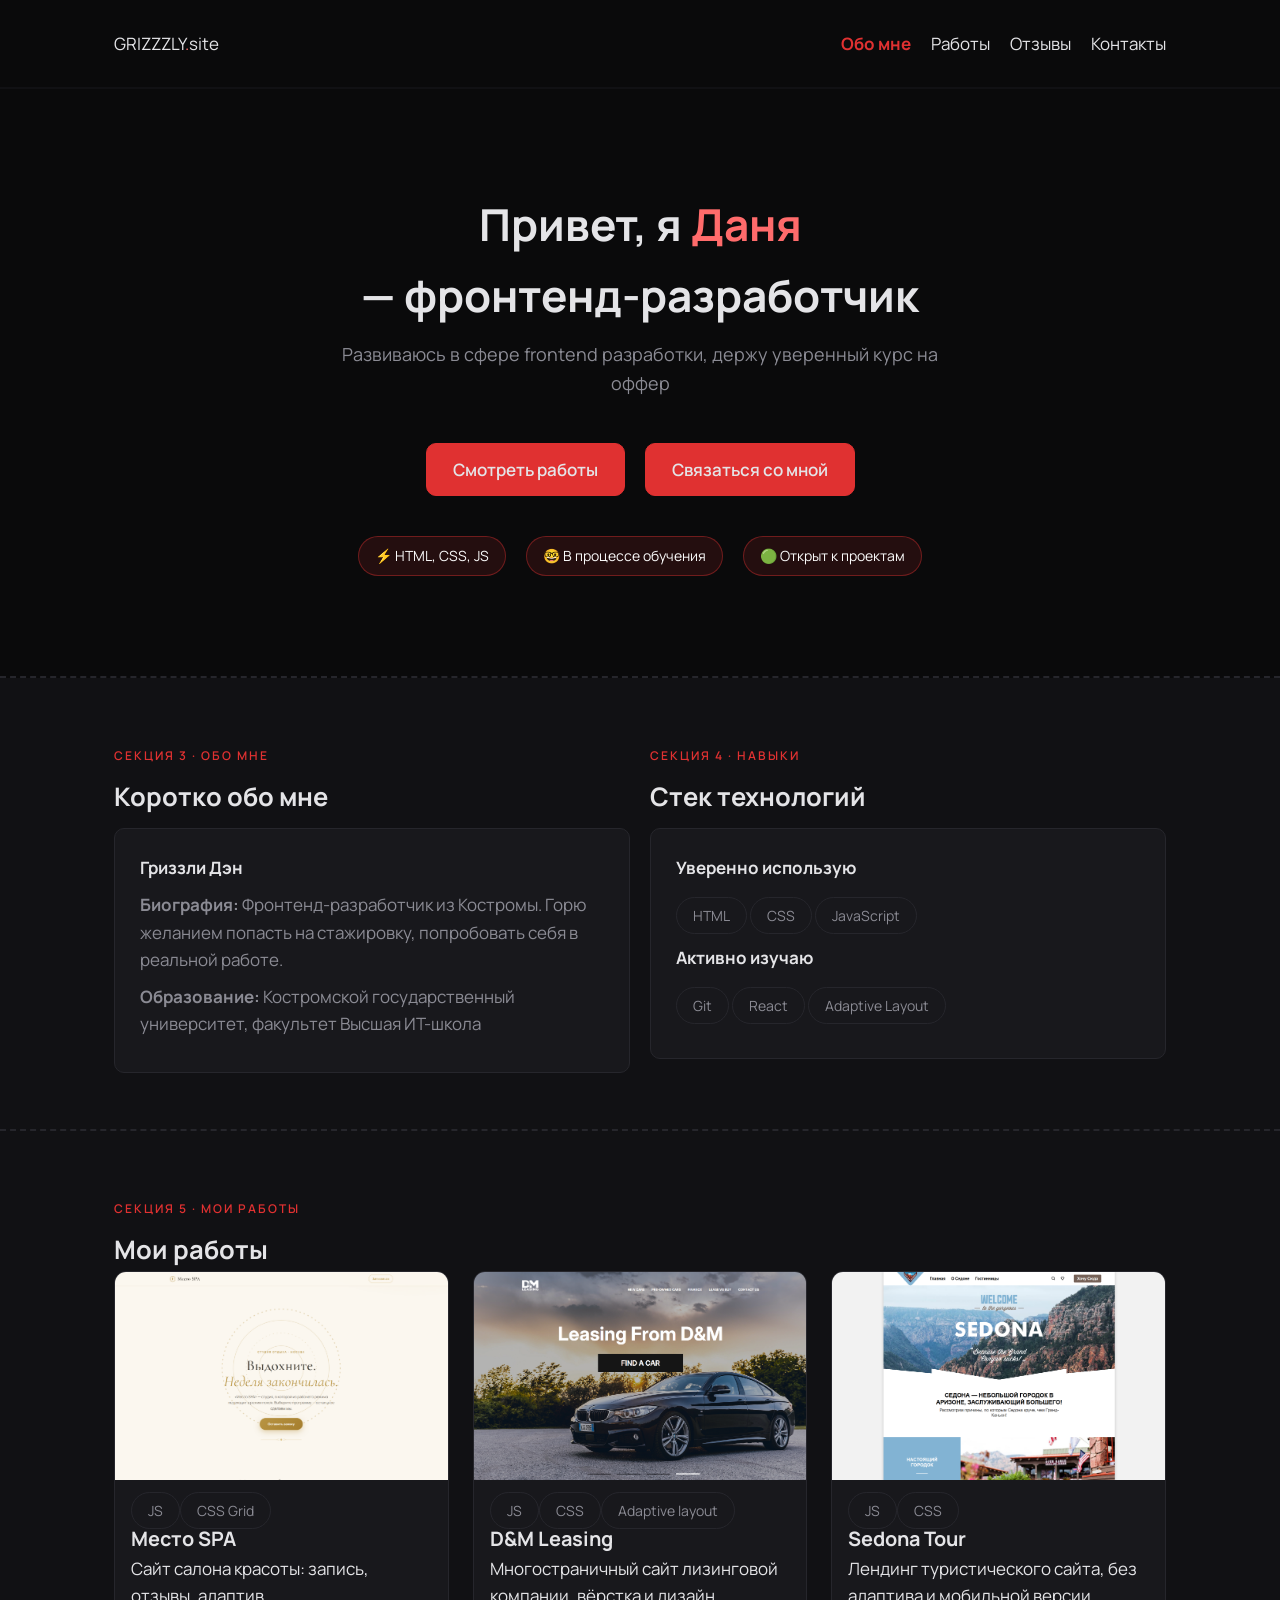
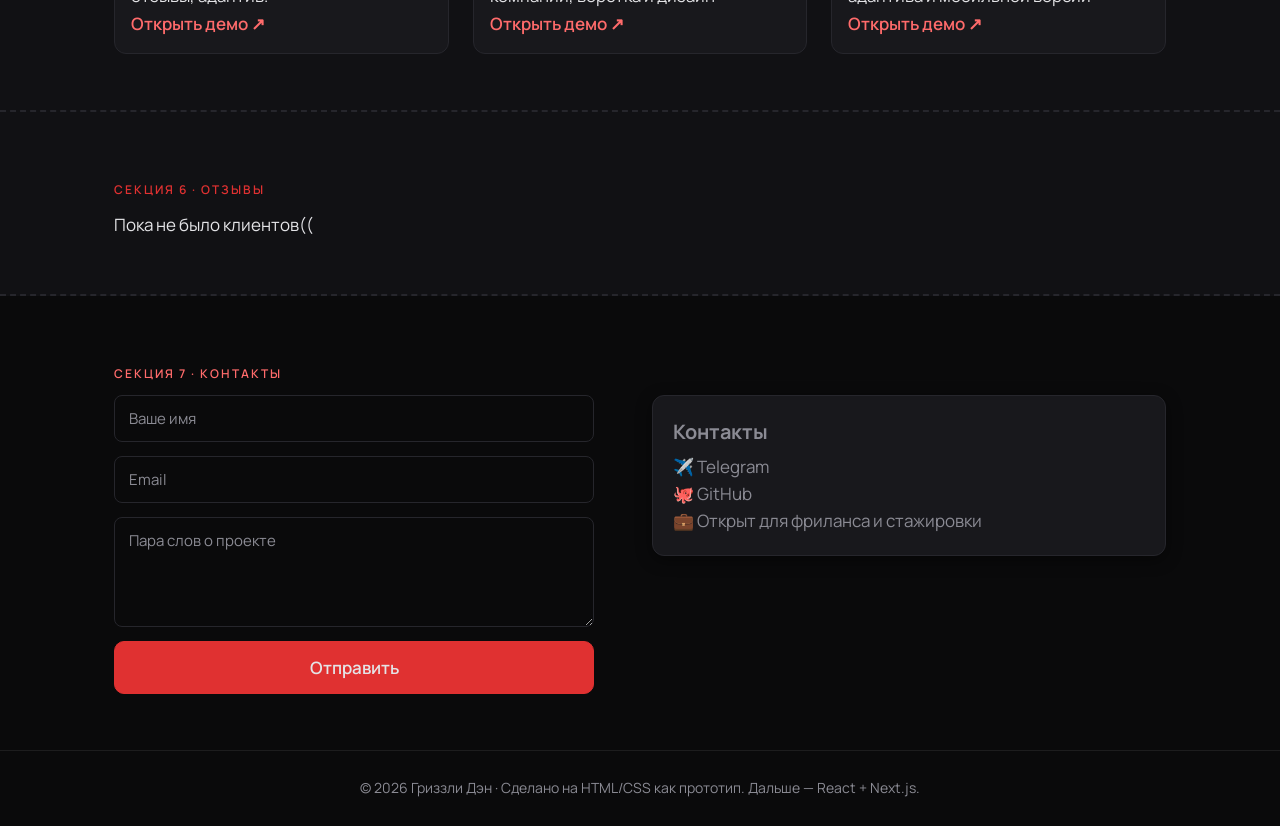
<file: index.html>
<!doctype html>
<html lang="en">
	<head>
		<meta charset="UTF-8" />
		<meta name="viewport" content="width=device-width, initial-scale=1.0" />
		<link rel="stylesheet" href="style.css" />
		<link rel="preconnect" href="https://fonts.googleapis.com" />
		<link rel="preconnect" href="https://fonts.gstatic.com" crossorigin />
		<link
			href="https://fonts.googleapis.com/css2?family=Manrope:wght@200..800&display=swap"
			rel="stylesheet"
		/>
		<script src="main.js" defer></script>
		<title>Document</title>
	</head>
	<body>
		<div class="wrapper">
			<header>
				<div class="container">
					<div class="header-inner">
						<a href="">
							<p>GRIZZZLY<span class="accent">.</span>site</p>
						</a>

						<nav class="menu">
							<ul>
								<li><a class="menu-link" href="#about">Обо мне</a></li>
								<li><a class="menu-link" href="#works">Работы</a></li>
								<li><a class="menu-link" href="#feedback">Отзывы</a></li>
								<li><a class="menu-link" href="#contacts">Контакты</a></li>
							</ul>
						</nav>
						<button class="hamburger">☰</button>
					</div>
				</div>
			</header>
			<section class="section" id="hero">
				<div class="container" id="hero-container">
					<h1>
						Привет, я <span class="accent">Даня</span><br />
						— фронтенд-разработчик
					</h1>
					<p>
						Развиваюсь в сфере frontend разработки, держу уверенный курс на
						оффер
					</p>
					<div class="hero-buttons">
						<button class="btn">
							<a href="https://github.com/GRIZZZZLY-MANN">Смотреть работы</a>
						</button>
						<button class="btn">
							<a href="https://t.me/GrizZzlyMann">Связаться со мной</a>
						</button>
					</div>
					<div class="hero-badges">
						<span class="badge">⚡ HTML, CSS, JS</span>
						<span class="badge">🤓 В процессе обучения</span>
						<span class="badge">🟢 Открыт к проектам</span>
					</div>
				</div>
			</section>
			<section class="section" id="about">
				<div class="container" id="container-about">
					<article class="about-info">
						<span class="section-label">Секция 3 · Обо мне</span>
						<h2>Коротко обо мне</h2>
						<div class="about-card">
							<p class="name"><strong>Гриззли Дэн</strong></p>
							<p>
								<strong>Биография:</strong> Фронтенд-разработчик из Костромы.
								Горю желанием попасть на стажировку, попробовать себя в реальной
								работе.
							</p>
							<p>
								<strong>Образование:</strong> Костромской государственный
								университет, факультет Высшая ИТ-школа
							</p>
						</div>
					</article>
					<article class="about-tech">
						<span class="section-label">Секция 4 · Навыки</span>
						<h2>Стек технологий</h2>
						<div class="about-card">
							<div class="about-card-tech">
								<p class="name"><strong>Уверенно использую</strong></p>
								<span class="chip">HTML</span>
								<span class="chip">CSS</span>
								<span class="chip">JavaScript</span>
							</div>
							<div class="about-card-tech">
								<p class="name"><strong>Активно изучаю</strong></p>
								<span class="chip">Git</span>
								<span class="chip">React</span>
								<span class="chip">Adaptive Layout</span>
							</div>
						</div>
					</article>
				</div>
			</section>
			<section class="section" id="works">
				<div class="container">
					<span class="section-label">Секция 5 · Мои работы</span>
					<h2>Мои работы</h2>
					<div class="projects-grid" id="projects-grid"></div>
				</div>
			</section>
			<section class="section" id="feedback">
				<div class="container">
					<span class="section-label">Секция 6 · Отзывы</span>
					<p>Пока не было клиентов((</p>
				</div>
			</section>
			<section class="section" id="contacts">
				<div class="container">
					<span class="section-label">Секция 7 · Контакты</span>
					<div class="form-container">
						<div class="form">
							<form class="contact-form" action="#">
								<input type="text" placeholder="Ваше имя" required />
								<input type="email" placeholder="Email" required />
								<textarea rows="4" placeholder="Пара слов о проекте"></textarea>
								<button type="submit" class="btn btn-on-dark">Отправить</button>
							</form>
						</div>

						<div class="panel">
							<h3>Контакты</h3>
							✈️ <a href="https://t.me/GrizZzlyMann">Telegram</a><br />
							🐙 <a href="https://github.com/GRIZZZZLY-MANN">GitHub</a><br />
							💼 Открыт для фриланса и стажировки
						</div>
					</div>
				</div>
			</section>
			<footer>
				© 2026 Гриззли Дэн · Сделано на HTML/CSS как прототип. Дальше — React +
				Next.js.
			</footer>
		</div>
	</body>
</html>
</file>
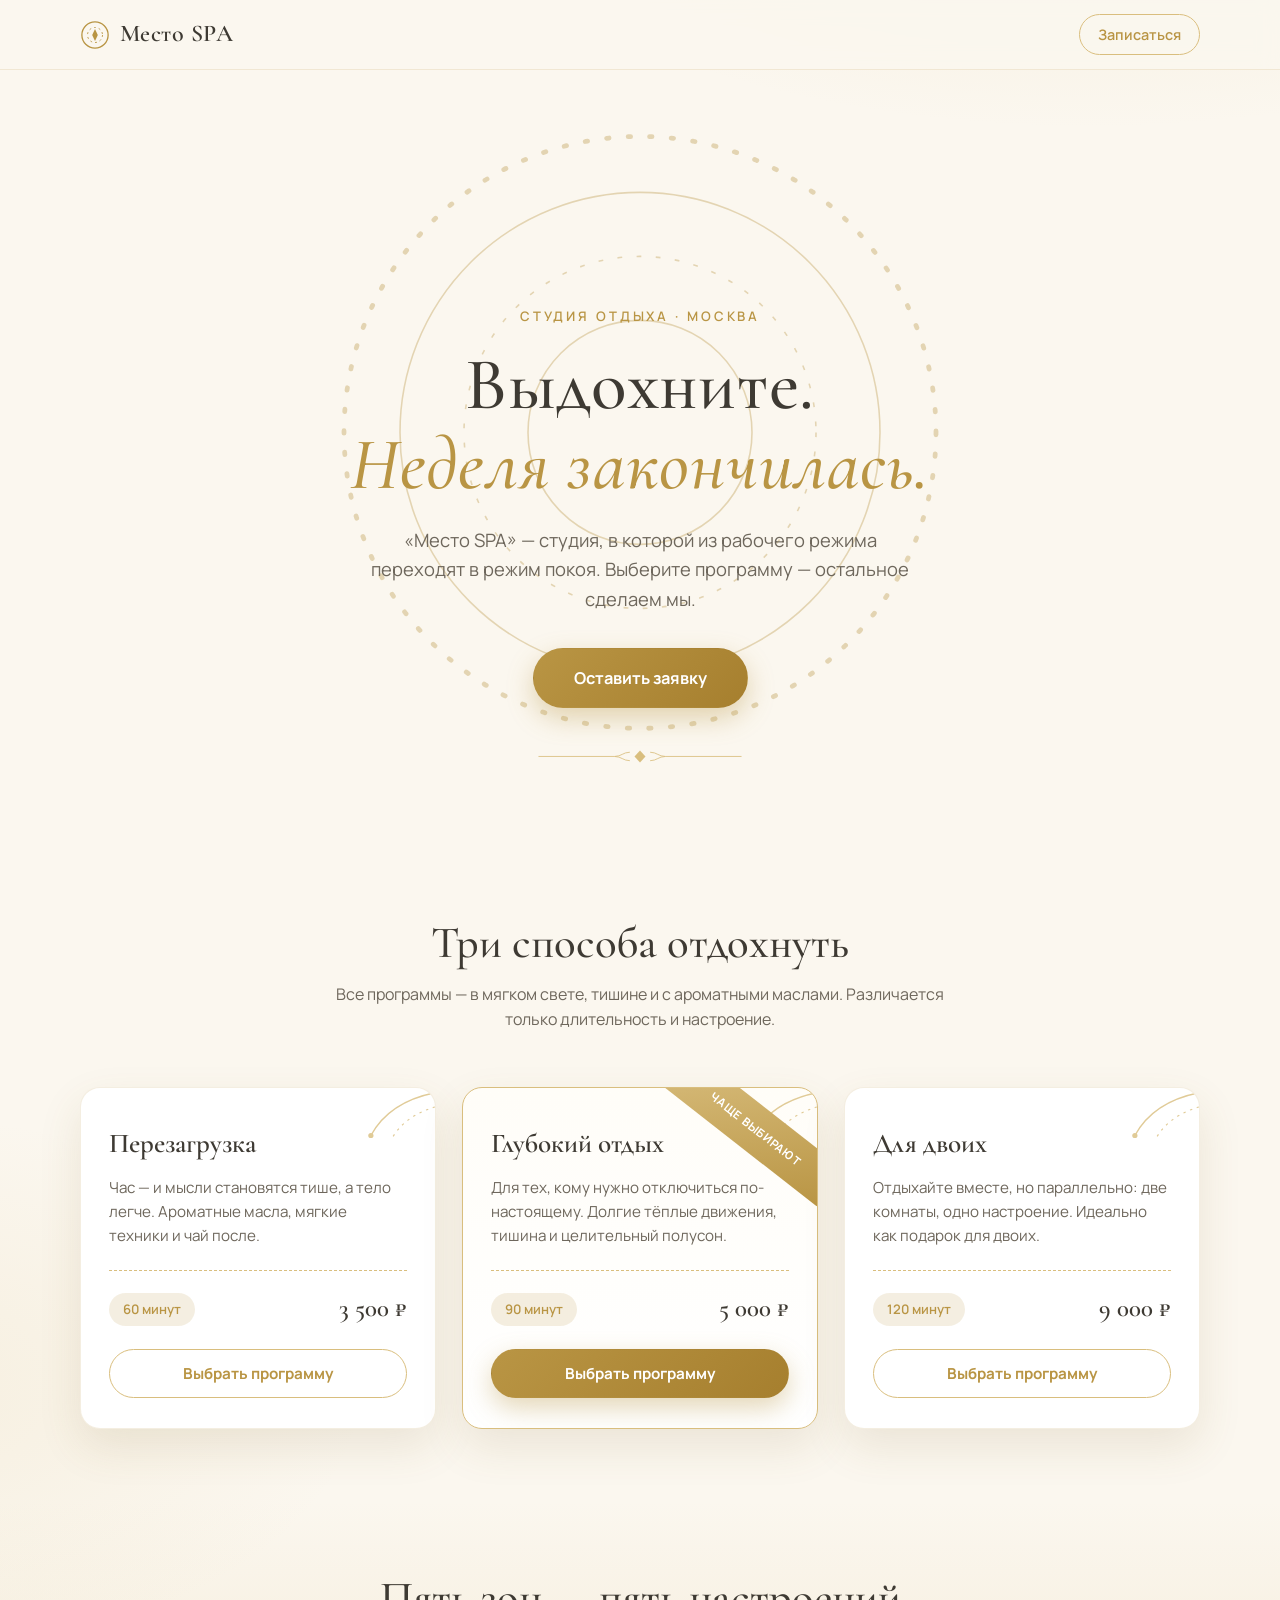
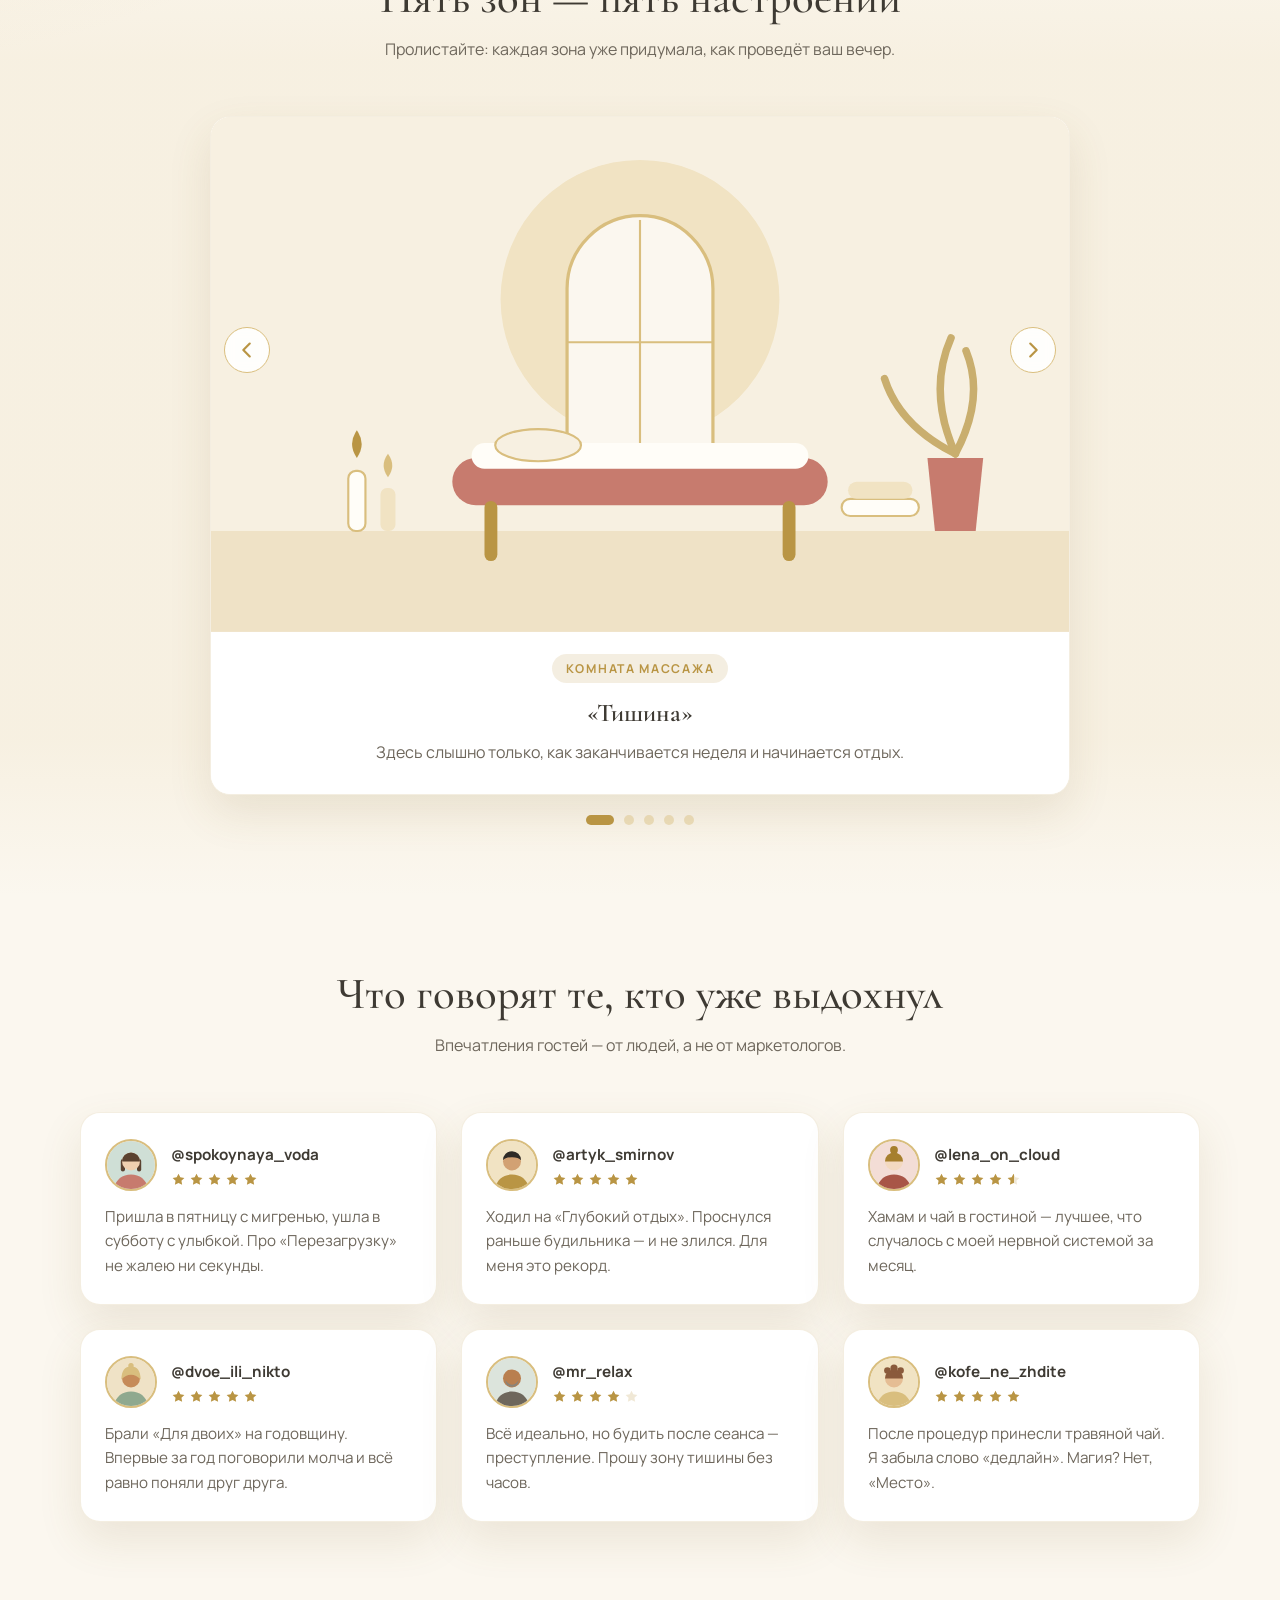
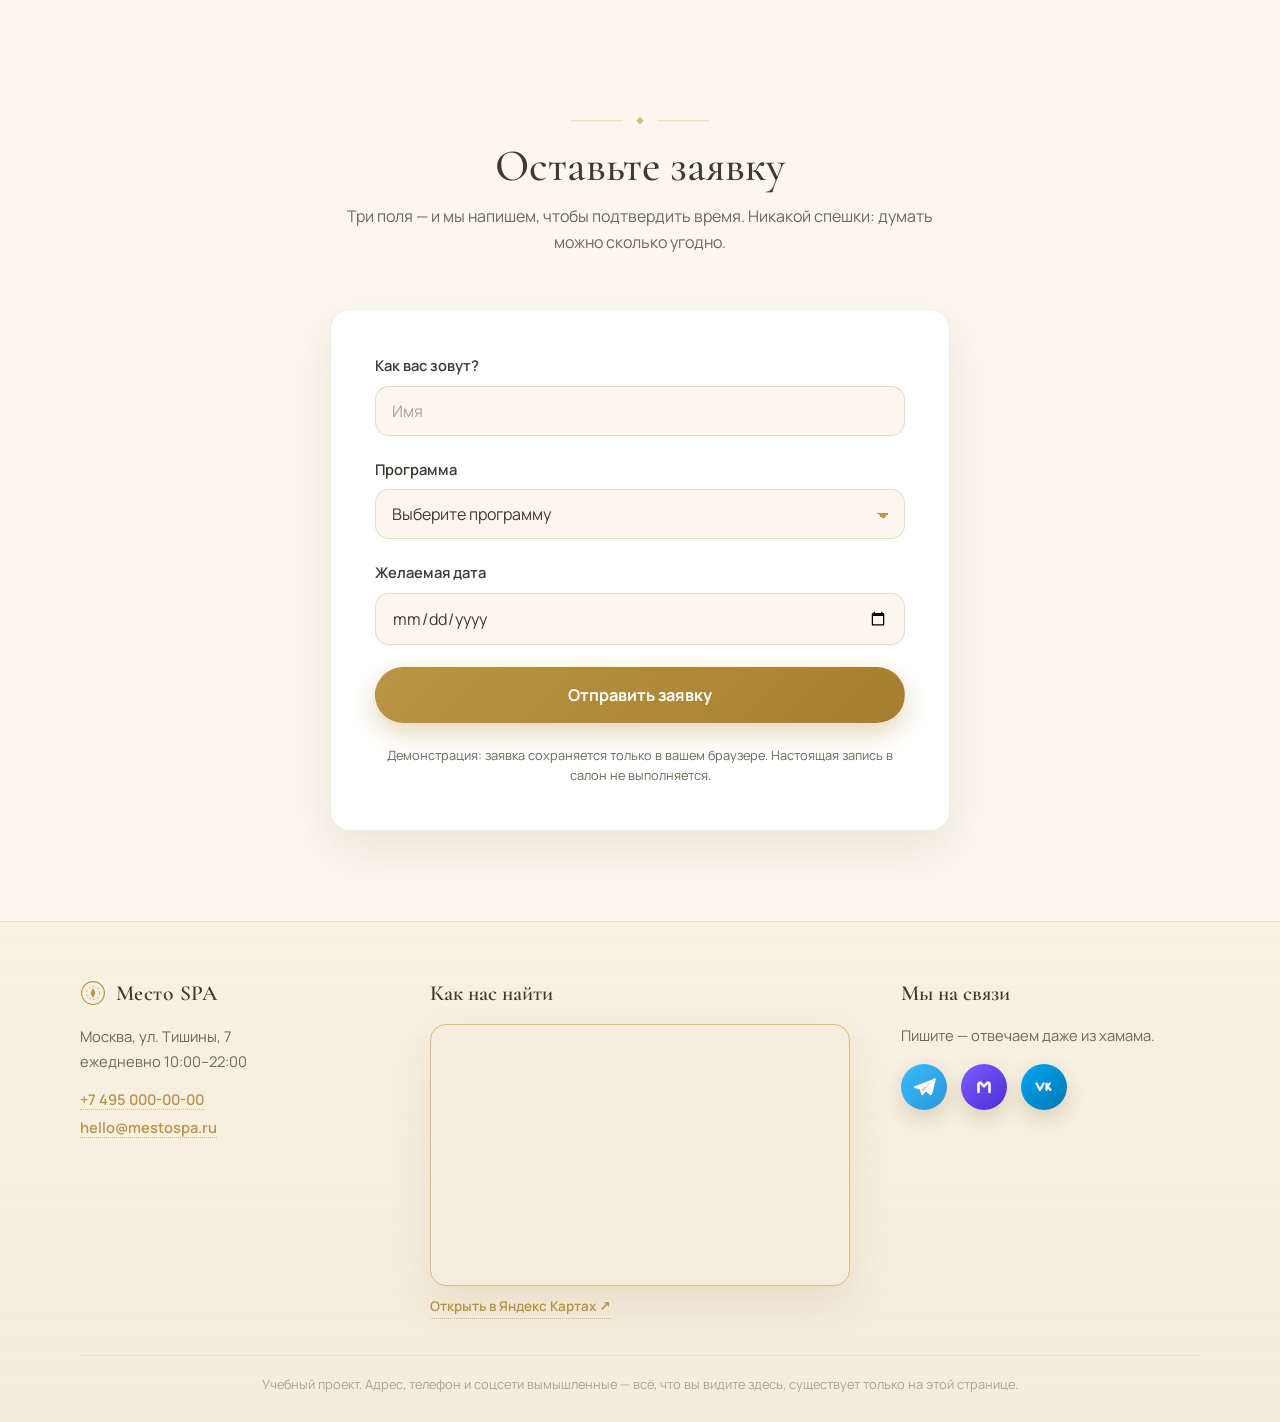
<file: demos/mesto/index.html>
<!doctype html>
<html lang="ru">
	<head>
		<meta charset="utf-8" />
		<meta name="viewport" content="width=device-width, initial-scale=1" />
		<title>Место SPA — студия отдыха в Москве</title>
		<meta
			name="description"
			content="Выберите SPA-программу и оставьте заявку. Перезагрузка, глубокий отдых и отдых для двоих в самом центре Москвы."
		/>
		<link
			rel="icon"
			href="data:image/svg+xml,%3Csvg xmlns='http://www.w3.org/2000/svg' viewBox='0 0 32 32'%3E%3Ccircle cx='16' cy='16' r='14' fill='%23FBF7EF' stroke='%23B99544' stroke-width='2'/%3E%3Cpath d='M16 8 L20 16 L16 24 L12 16 Z' fill='%23B99544'/%3E%3C/svg%3E"
		/>
		<link rel="preconnect" href="https://fonts.googleapis.com" />
		<link rel="preconnect" href="https://fonts.gstatic.com" crossorigin />
		<link
			href="https://fonts.googleapis.com/css2?family=Cormorant+Garamond:ital,wght@0,400;0,500;0,600;1,400&family=Manrope:wght@400;500;600;700&display=swap"
			rel="stylesheet"
		/>
		<link rel="stylesheet" href="styles.css" />
		<script src="script.js" defer></script>
	</head>
	<body>
		<!-- Общие SVG-символы (звёзды для рейтинга) -->
		<svg class="svg-defs" aria-hidden="true" focusable="false">
			<symbol id="star-shape" viewBox="0 0 24 24">
				<path
					d="M12 2.6l2.9 5.9 6.5.9-4.7 4.6 1.1 6.4L12 17.4 6.2 20.4l1.1-6.4L2.6 9.4l6.5-.9z"
				/>
			</symbol>
			<linearGradient id="star-half" x1="0" y1="0" x2="1" y2="0">
				<stop offset="50%" stop-color="#b99544" />
				<stop offset="50%" stop-color="rgba(185,149,68,0.22)" />
			</linearGradient>
		</svg>

		<header class="site-header">
			<div class="container header-inner">
				<a class="logo" href="#top" aria-label="Место SPA — на главную">
					<svg class="logo-mark" viewBox="0 0 32 32" aria-hidden="true">
						<circle
							cx="16"
							cy="16"
							r="14"
							fill="none"
							stroke="currentColor"
							stroke-width="1.4"
						/>
						<circle
							cx="16"
							cy="16"
							r="8"
							fill="none"
							stroke="currentColor"
							stroke-width="1"
							stroke-dasharray="2 3.2"
						/>
						<path d="M16 9.5 L19 16 L16 22.5 L13 16 Z" fill="currentColor" />
					</svg>
					<span>Место&nbsp;SPA</span>
				</a>
				<a class="header-cta" href="#booking">Записаться</a>
			</div>
		</header>

		<main id="top">
			<!-- Первый экран -->
			<section class="hero">
				<svg class="hero-ornament" viewBox="0 0 400 400" aria-hidden="true">
					<g fill="none" stroke="#B99544" stroke-width="1">
						<circle cx="200" cy="200" r="70" />
						<circle cx="200" cy="200" r="110" stroke-dasharray="3 9" />
						<circle cx="200" cy="200" r="150" />
						<circle
							cx="200"
							cy="200"
							r="185"
							stroke-dasharray="1.5 12"
							stroke-linecap="round"
							stroke-width="3"
						/>
					</g>
				</svg>

				<div class="container hero-inner">
					<p class="kicker">Студия отдыха · Москва</p>
					<h1>
						Выдохните.<br /><span class="gold-text">Неделя закончилась.</span>
					</h1>
					<p class="hero-sub">
						«Место&nbsp;SPA» — студия, в которой из рабочего режима переходят в
						режим покоя. Выберите программу — остальное сделаем мы.
					</p>
					<a class="btn btn-primary btn-lg" href="#booking">Оставить заявку</a>

					<svg class="flourish" viewBox="0 0 260 20" aria-hidden="true">
						<path
							d="M10 10 H100 M160 10 H250"
							stroke="currentColor"
							stroke-width="1"
						/>
						<path
							d="M100 10 c8 0 10 -5 18 -5 M160 10 c-8 0 -10 -5 -18 -5 M100 10 c8 0 10 5 18 5 M160 10 c-8 0 -10 5 -18 5"
							fill="none"
							stroke="currentColor"
							stroke-width="1"
						/>
						<path
							d="M130 3 L136.5 10 L130 17 L123.5 10 Z"
							fill="currentColor"
						/>
					</svg>
				</div>
			</section>

			<!-- Программы -->
			<section class="programs" id="programs">
				<div class="container">
					<div class="section-head">
						<h2>Три способа отдохнуть</h2>
						<p>
							Все программы — в мягком свете, тишине и с ароматными маслами.
							Различается только длительность и настроение.
						</p>
					</div>

					<div class="cards">
						<article class="card">
							<svg class="card-corner" viewBox="0 0 64 64" aria-hidden="true">
								<path
									d="M64 4 C44 8 22 18 10 40"
									fill="none"
									stroke="currentColor"
									stroke-width="1.2"
								/>
								<path
									d="M64 16 C50 20 36 28 28 42"
									fill="none"
									stroke="currentColor"
									stroke-width="1"
									stroke-dasharray="2 4"
								/>
								<circle cx="10" cy="40" r="2.2" fill="currentColor" />
							</svg>
							<h3 class="card-title">Перезагрузка</h3>
							<p class="card-desc">
								Час — и мысли становятся тише, а тело легче. Ароматные масла,
								мягкие техники и чай после.
							</p>
							<div class="card-meta">
								<span class="pill">60 минут</span>
								<span class="price">3&nbsp;500&nbsp;₽</span>
							</div>
							<button
								class="btn btn-outline"
								type="button"
								data-program="restart"
							>
								Выбрать программу
							</button>
						</article>

						<article class="card card-featured">
							<span class="badge">Чаще выбирают</span>
							<svg class="card-corner" viewBox="0 0 64 64" aria-hidden="true">
								<path
									d="M64 4 C44 8 22 18 10 40"
									fill="none"
									stroke="currentColor"
									stroke-width="1.2"
								/>
								<path
									d="M64 16 C50 20 36 28 28 42"
									fill="none"
									stroke="currentColor"
									stroke-width="1"
									stroke-dasharray="2 4"
								/>
								<circle cx="10" cy="40" r="2.2" fill="currentColor" />
							</svg>
							<h3 class="card-title">Глубокий отдых</h3>
							<p class="card-desc">
								Для тех, кому нужно отключиться по-настоящему. Долгие тёплые
								движения, тишина и целительный полусон.
							</p>
							<div class="card-meta">
								<span class="pill">90 минут</span>
								<span class="price">5&nbsp;000&nbsp;₽</span>
							</div>
							<button class="btn btn-primary" type="button" data-program="deep">
								Выбрать программу
							</button>
						</article>

						<article class="card">
							<svg class="card-corner" viewBox="0 0 64 64" aria-hidden="true">
								<path
									d="M64 4 C44 8 22 18 10 40"
									fill="none"
									stroke="currentColor"
									stroke-width="1.2"
								/>
								<path
									d="M64 16 C50 20 36 28 28 42"
									fill="none"
									stroke="currentColor"
									stroke-width="1"
									stroke-dasharray="2 4"
								/>
								<circle cx="10" cy="40" r="2.2" fill="currentColor" />
							</svg>
							<h3 class="card-title">Для двоих</h3>
							<p class="card-desc">
								Отдыхайте вместе, но параллельно: две комнаты, одно настроение.
								Идеально как подарок для двоих.
							</p>
							<div class="card-meta">
								<span class="pill">120 минут</span>
								<span class="price">9&nbsp;000&nbsp;₽</span>
							</div>
							<button class="btn btn-outline" type="button" data-program="duo">
								Выбрать программу
							</button>
						</article>
					</div>
				</div>
			</section>

			<!-- Зоны студии -->
			<section class="spaces" id="spaces">
				<div class="container">
					<div class="section-head">
						<h2>Пять зон — пять настроений</h2>
						<p>
							Пролистайте: каждая зона уже придумала, как проведёт ваш вечер.
						</p>
					</div>

					<div
						class="carousel"
						id="carousel"
						role="region"
						aria-roledescription="карусель"
						aria-label="Зоны студии"
						tabindex="0"
					>
						<div class="carousel-viewport" id="carousel-viewport">
							<div class="carousel-track" id="carousel-track">
								<figure class="slide">
									<div class="slide-art">
										<svg
											viewBox="0 0 800 480"
											role="img"
											aria-label="Комната массажа: кушетка, свечи и тёплый свет из арочного окна"
											preserveAspectRatio="xMidYMid slice"
										>
											<rect width="800" height="480" fill="#F7F0E1" />
											<circle cx="400" cy="170" r="130" fill="#F1E3C3" />
											<path
												d="M332 320 V160 a68 68 0 0 1 136 0 V320 Z"
												fill="#FBF7EF"
												stroke="#D9BE7E"
												stroke-width="3"
											/>
											<line
												x1="400"
												y1="96"
												x2="400"
												y2="320"
												stroke="#D9BE7E"
												stroke-width="2"
											/>
											<line
												x1="332"
												y1="210"
												x2="468"
												y2="210"
												stroke="#D9BE7E"
												stroke-width="2"
											/>
											<rect
												x="0"
												y="386"
												width="800"
												height="94"
												fill="#EFE2C6"
											/>
											<rect
												x="225"
												y="318"
												width="350"
												height="44"
												rx="22"
												fill="#C77B6E"
											/>
											<rect
												x="243"
												y="304"
												width="314"
												height="24"
												rx="12"
												fill="#FFFDF8"
											/>
											<ellipse
												cx="305"
												cy="306"
												rx="40"
												ry="15"
												fill="#F7F0E1"
												stroke="#D9BE7E"
												stroke-width="2"
											/>
											<rect
												x="255"
												y="358"
												width="12"
												height="56"
												rx="6"
												fill="#B99544"
											/>
											<rect
												x="533"
												y="358"
												width="12"
												height="56"
												rx="6"
												fill="#B99544"
											/>
											<rect
												x="588"
												y="356"
												width="72"
												height="16"
												rx="8"
												fill="#FFFDF8"
												stroke="#D9BE7E"
												stroke-width="2"
											/>
											<rect
												x="594"
												y="340"
												width="60"
												height="16"
												rx="8"
												fill="#F1E3C3"
											/>
											<rect
												x="128"
												y="330"
												width="16"
												height="56"
												rx="7"
												fill="#FFFDF8"
												stroke="#D9BE7E"
												stroke-width="2"
											/>
											<path
												d="M136 318 q9 -13 0 -26 q-9 13 0 26"
												fill="#B99544"
											/>
											<rect
												x="158"
												y="346"
												width="14"
												height="40"
												rx="6"
												fill="#F1E3C3"
											/>
											<path
												d="M165 336 q8 -11 0 -22 q-8 11 0 22"
												fill="#D9BE7E"
											/>
											<g
												stroke="#C9AE6E"
												stroke-width="7"
												stroke-linecap="round"
												fill="none"
											>
												<path d="M694 314 q-26 -58 -4 -108" />
												<path d="M694 314 q28 -52 10 -96" />
												<path d="M694 314 q-52 -26 -66 -70" />
											</g>
											<path d="M668 318 h52 l-7 68 h-38 Z" fill="#C77B6E" />
										</svg>
									</div>
									<figcaption>
										<span class="zone-tag">Комната массажа</span>
										<h3>«Тишина»</h3>
										<p>
											Здесь слышно только, как заканчивается неделя и начинается
											отдых.
										</p>
									</figcaption>
								</figure>

								<figure class="slide">
									<div class="slide-art">
										<svg
											viewBox="0 0 800 480"
											role="img"
											aria-label="Гидропуль с лотосом и плавающими свечами"
											preserveAspectRatio="xMidYMid slice"
										>
											<rect width="800" height="480" fill="#F5EEDD" />
											<g
												stroke="#D9BE7E"
												stroke-width="6"
												fill="none"
												stroke-linecap="round"
												opacity="0.55"
											>
												<path d="M320 150 q22 -28 0 -56 q-22 -28 0 -56" />
												<path d="M400 130 q26 -32 0 -64 q-26 -30 0 -54" />
												<path d="M480 150 q22 -28 0 -56 q-22 -28 0 -52" />
											</g>
											<ellipse
												cx="400"
												cy="330"
												rx="300"
												ry="105"
												fill="#E8DABB"
											/>
											<ellipse
												cx="400"
												cy="322"
												rx="272"
												ry="92"
												fill="#CFDFD6"
											/>
											<g
												stroke="#FFFDF8"
												stroke-width="5"
												fill="none"
												stroke-linecap="round"
												opacity="0.8"
											>
												<path d="M200 320 q30 -14 60 0 t60 0 t60 0" />
												<path d="M360 356 q30 -14 60 0 t60 0" />
												<path d="M470 300 q26 -12 52 0 t52 0" />
											</g>
											<g transform="translate(400 300)">
												<ellipse
													cx="0"
													cy="12"
													rx="54"
													ry="13"
													fill="#BFD3C8"
												/>
												<path
													d="M0 4 C-16 -22 -8 -46 0 -54 C8 -46 16 -22 0 4"
													fill="#C77B6E"
												/>
												<path
													d="M0 4 C-30 -12 -38 -34 -34 -46 C-20 -40 -6 -20 0 4"
													fill="#D9968A"
												/>
												<path
													d="M0 4 C30 -12 38 -34 34 -46 C20 -40 6 -20 0 4"
													fill="#D9968A"
												/>
												<path
													d="M0 6 C-42 0 -56 -16 -56 -28 C-38 -26 -14 -12 0 6"
													fill="#E6B3A6"
												/>
												<path
													d="M0 6 C42 0 56 -16 56 -28 C38 -26 14 -12 0 6"
													fill="#E6B3A6"
												/>
												<circle cx="0" cy="-8" r="7" fill="#B99544" />
											</g>
											<circle
												cx="250"
												cy="345"
												r="13"
												fill="#FFFDF8"
												stroke="#D9BE7E"
												stroke-width="2"
											/>
											<path
												d="M250 328 q6 -9 0 -17 q-6 8 0 17"
												fill="#B99544"
											/>
											<circle
												cx="560"
												cy="330"
												r="13"
												fill="#FFFDF8"
												stroke="#D9BE7E"
												stroke-width="2"
											/>
											<path
												d="M560 313 q6 -9 0 -17 q-6 8 0 17"
												fill="#B99544"
											/>
											<circle cx="505" cy="368" r="11" fill="#F1E3C3" />
											<path
												d="M505 354 q5 -8 0 -15 q-5 7 0 15"
												fill="#D9BE7E"
											/>
										</svg>
									</div>
									<figcaption>
										<span class="zone-tag">Гидропуль</span>
										<h3>«Лотос»</h3>
										<p>
											Вода умеет то, чего не могут слова: смывает напряжение
											лепесток за лепестком.
										</p>
									</figcaption>
								</figure>

								<figure class="slide">
									<div class="slide-art">
										<svg
											viewBox="0 0 800 480"
											role="img"
											aria-label="Чайная гостиная: чайник, две чашки и полка с банками"
											preserveAspectRatio="xMidYMid slice"
										>
											<rect width="800" height="480" fill="#F7F0E1" />
											<circle cx="400" cy="200" r="140" fill="#F1E3C3" />
											<rect
												x="180"
												y="150"
												width="440"
												height="10"
												rx="5"
												fill="#B99544"
											/>
											<rect
												x="220"
												y="102"
												width="44"
												height="48"
												rx="8"
												fill="#C77B6E"
											/>
											<rect
												x="228"
												y="92"
												width="28"
												height="12"
												rx="6"
												fill="#B99544"
											/>
											<rect
												x="292"
												y="112"
												width="40"
												height="38"
												rx="8"
												fill="#D9BE7E"
											/>
											<rect
												x="300"
												y="103"
												width="24"
												height="11"
												rx="5"
												fill="#A67F2E"
											/>
											<rect
												x="470"
												y="106"
												width="42"
												height="44"
												rx="8"
												fill="#E6B3A6"
											/>
											<rect
												x="478"
												y="96"
												width="26"
												height="12"
												rx="6"
												fill="#B99544"
											/>
											<rect
												x="540"
												y="116"
												width="38"
												height="34"
												rx="8"
												fill="#C9AE6E"
											/>
											<g
												stroke="#D9BE7E"
												stroke-width="5"
												fill="none"
												stroke-linecap="round"
												opacity="0.6"
											>
												<path d="M380 232 q18 -24 0 -48 q-18 -24 0 -44" />
												<path d="M432 240 q20 -26 0 -50" />
											</g>
											<g transform="translate(400 322)">
												<ellipse cx="0" cy="0" rx="92" ry="58" fill="#C77B6E" />
												<path
													d="M78 -30 q46 -6 56 -42 l16 10 q-12 44 -62 52 Z"
													fill="#A85547"
												/>
												<path
													d="M-82 -34 q-44 8 -36 48 q7 33 44 34"
													fill="none"
													stroke="#A85547"
													stroke-width="13"
													stroke-linecap="round"
												/>
												<ellipse
													cx="0"
													cy="-52"
													rx="42"
													ry="12"
													fill="#B99544"
												/>
												<circle cx="0" cy="-66" r="9" fill="#A67F2E" />
												<ellipse
													cx="-30"
													cy="-10"
													rx="26"
													ry="14"
													fill="#D9968A"
													opacity="0.7"
												/>
											</g>
											<rect
												x="140"
												y="380"
												width="520"
												height="16"
												rx="8"
												fill="#B99544"
											/>
											<rect
												x="180"
												y="396"
												width="14"
												height="60"
												rx="7"
												fill="#A67F2E"
											/>
											<rect
												x="606"
												y="396"
												width="14"
												height="60"
												rx="7"
												fill="#A67F2E"
											/>
											<g transform="translate(214 348)">
												<path
													d="M-30 0 a30 22 0 0 0 60 0 Z"
													fill="#FFFDF8"
													stroke="#D9BE7E"
													stroke-width="3"
												/>
												<ellipse cx="0" cy="0" rx="30" ry="8" fill="#E6B3A6" />
												<rect
													x="-40"
													y="24"
													width="80"
													height="7"
													rx="3.5"
													fill="#D9BE7E"
												/>
											</g>
											<g transform="translate(586 348)">
												<path
													d="M-30 0 a30 22 0 0 0 60 0 Z"
													fill="#FFFDF8"
													stroke="#D9BE7E"
													stroke-width="3"
												/>
												<ellipse cx="0" cy="0" rx="30" ry="8" fill="#E6B3A6" />
												<rect
													x="-40"
													y="24"
													width="80"
													height="7"
													rx="3.5"
													fill="#D9BE7E"
												/>
											</g>
										</svg>
									</div>
									<figcaption>
										<span class="zone-tag">Чайная гостиная</span>
										<h3>«Отдых»</h3>
										<p>
											После процедур — чай, тишина и никаких планов. Обещаем.
										</p>
									</figcaption>
								</figure>

								<figure class="slide">
									<div class="slide-art">
										<svg
											viewBox="0 0 800 480"
											role="img"
											aria-label="Хамам: купол с огоньками, арочный проём и мраморный курна"
											preserveAspectRatio="xMidYMid slice"
										>
											<rect width="800" height="480" fill="#F3EAD5" />
											<circle cx="400" cy="230" r="180" fill="#F1E1BC" />
											<path
												d="M225 330 a175 175 0 0 1 350 0 Z"
												fill="#E9D7AC"
												stroke="#D9BE7E"
												stroke-width="3"
											/>
											<g fill="#B99544">
												<circle cx="400" cy="175" r="7" />
												<circle cx="340" cy="205" r="5" />
												<circle cx="460" cy="205" r="5" />
												<circle cx="300" cy="250" r="4" />
												<circle cx="500" cy="250" r="4" />
											</g>
											<path
												d="M348 330 v-62 a52 52 0 0 1 104 0 v62 Z"
												fill="#FBF7EF"
												stroke="#D9BE7E"
												stroke-width="3"
											/>
											<path
												d="M400 218 v112"
												stroke="#D9BE7E"
												stroke-width="2"
											/>
											<rect
												x="0"
												y="392"
												width="800"
												height="88"
												fill="#E7D6AE"
											/>
											<circle cx="170" cy="250" r="7" fill="#B99544" />
											<path
												d="M150 256 h40 v96 a20 20 0 0 1 -40 0 Z"
												fill="#FFFDF8"
												stroke="#D9BE7E"
												stroke-width="3"
											/>
											<circle cx="630" cy="250" r="7" fill="#B99544" />
											<path
												d="M610 256 h40 v96 a20 20 0 0 1 -40 0 Z"
												fill="#F1E3C3"
												stroke="#D9BE7E"
												stroke-width="3"
											/>
											<rect
												x="300"
												y="336"
												width="200"
												height="72"
												rx="12"
												fill="#FFFDF8"
												stroke="#D9BE7E"
												stroke-width="3"
											/>
											<ellipse
												cx="400"
												cy="358"
												rx="76"
												ry="16"
												fill="#CFDFD6"
											/>
											<rect
												x="336"
												y="314"
												width="10"
												height="26"
												rx="5"
												fill="#B99544"
											/>
											<rect
												x="454"
												y="314"
												width="10"
												height="26"
												rx="5"
												fill="#B99544"
											/>
											<circle cx="341" cy="312" r="7" fill="#A67F2E" />
											<circle cx="459" cy="312" r="7" fill="#A67F2E" />
											<rect
												x="230"
												y="364"
												width="13"
												height="30"
												rx="6"
												fill="#FFFDF8"
												stroke="#D9BE7E"
												stroke-width="2"
											/>
											<path
												d="M236.5 354 q7 -10 0 -20 q-7 10 0 20"
												fill="#B99544"
											/>
											<rect
												x="556"
												y="364"
												width="13"
												height="30"
												rx="6"
												fill="#FFFDF8"
												stroke="#D9BE7E"
												stroke-width="2"
											/>
											<path
												d="M562.5 354 q7 -10 0 -20 q-7 10 0 20"
												fill="#B99544"
											/>
										</svg>
									</div>
									<figcaption>
										<span class="zone-tag">Хамам</span>
										<h3>«Тепло»</h3>
										<p>
											Сорок градусов пара — и в голове остаётся только белое
											пространство.
										</p>
									</figcaption>
								</figure>

								<figure class="slide">
									<div class="slide-art">
										<svg
											viewBox="0 0 800 480"
											role="img"
											aria-label="Комната для двоих: две кушетки, свеча на столике и лепестки на полу"
											preserveAspectRatio="xMidYMid slice"
										>
											<rect width="800" height="480" fill="#F6EEDD" />
											<circle cx="400" cy="150" r="95" fill="#F1E1BC" />
											<circle cx="400" cy="150" r="58" fill="#E9D7AC" />
											<rect
												x="0"
												y="390"
												width="800"
												height="90"
												fill="#EFE2C6"
											/>
											<rect
												x="90"
												y="312"
												width="240"
												height="42"
												rx="21"
												fill="#C77B6E"
											/>
											<rect
												x="106"
												y="299"
												width="208"
												height="22"
												rx="11"
												fill="#FFFDF8"
											/>
											<ellipse
												cx="156"
												cy="301"
												rx="34"
												ry="13"
												fill="#F7F0E1"
												stroke="#D9BE7E"
												stroke-width="2"
											/>
											<rect
												x="118"
												y="350"
												width="11"
												height="48"
												rx="5"
												fill="#B99544"
											/>
											<rect
												x="292"
												y="350"
												width="11"
												height="48"
												rx="5"
												fill="#B99544"
											/>
											<rect
												x="470"
												y="312"
												width="240"
												height="42"
												rx="21"
												fill="#C77B6E"
											/>
											<rect
												x="486"
												y="299"
												width="208"
												height="22"
												rx="11"
												fill="#FFFDF8"
											/>
											<ellipse
												cx="644"
												cy="301"
												rx="34"
												ry="13"
												fill="#F7F0E1"
												stroke="#D9BE7E"
												stroke-width="2"
											/>
											<rect
												x="498"
												y="350"
												width="11"
												height="48"
												rx="5"
												fill="#B99544"
											/>
											<rect
												x="672"
												y="350"
												width="11"
												height="48"
												rx="5"
												fill="#B99544"
											/>
											<rect
												x="390"
												y="302"
												width="20"
												height="30"
												rx="8"
												fill="#FFFDF8"
												stroke="#D9BE7E"
												stroke-width="2"
											/>
											<path
												d="M400 292 q10 -15 0 -30 q-10 15 0 30"
												fill="#B99544"
											/>
											<rect
												x="368"
												y="332"
												width="64"
												height="10"
												rx="5"
												fill="#B99544"
											/>
											<rect
												x="394"
												y="342"
												width="12"
												height="54"
												rx="6"
												fill="#A67F2E"
											/>
											<g fill="#D9968A">
												<ellipse
													cx="330"
													cy="412"
													rx="12"
													ry="7"
													transform="rotate(-18 330 412)"
												/>
												<ellipse
													cx="470"
													cy="424"
													rx="12"
													ry="7"
													transform="rotate(14 470 424)"
												/>
												<ellipse
													cx="410"
													cy="438"
													rx="11"
													ry="6"
													transform="rotate(-8 410 438)"
												/>
												<ellipse
													cx="290"
													cy="438"
													rx="10"
													ry="6"
													transform="rotate(22 290 438)"
												/>
												<ellipse
													cx="520"
													cy="406"
													rx="10"
													ry="6"
													transform="rotate(-24 520 406)"
												/>
											</g>
											<g fill="#E6B3A6">
												<ellipse cx="360" cy="432" rx="9" ry="5" />
												<ellipse
													cx="445"
													cy="414"
													rx="9"
													ry="5"
													transform="rotate(30 445 414)"
												/>
											</g>
										</svg>
									</div>
									<figcaption>
										<span class="zone-tag">Комната для двоих</span>
										<h3>«Полуночь»</h3>
										<p>
											Две кушетки, одна свеча на двоих — и вечер, который вы
											выбрали вместе.
										</p>
									</figcaption>
								</figure>
							</div>
						</div>

						<button
							class="carousel-btn prev"
							type="button"
							aria-label="Предыдущая зона"
							id="carousel-prev"
						>
							<svg viewBox="0 0 24 24" aria-hidden="true">
								<path
									d="M15 5 L8 12 L15 19"
									fill="none"
									stroke="currentColor"
									stroke-width="2.4"
									stroke-linecap="round"
									stroke-linejoin="round"
								/>
							</svg>
						</button>
						<button
							class="carousel-btn next"
							type="button"
							aria-label="Следующая зона"
							id="carousel-next"
						>
							<svg viewBox="0 0 24 24" aria-hidden="true">
								<path
									d="M9 5 L16 12 L9 19"
									fill="none"
									stroke="currentColor"
									stroke-width="2.4"
									stroke-linecap="round"
									stroke-linejoin="round"
								/>
							</svg>
						</button>
						<div
							class="carousel-dots"
							id="carousel-dots"
							role="group"
							aria-label="Выбор зоны"
						></div>
					</div>
				</div>
			</section>

			<!-- Отзывы -->
			<section class="reviews" id="reviews">
				<div class="container">
					<div class="section-head">
						<h2>Что говорят те, кто уже выдохнул</h2>
						<p>Впечатления гостей — от людей, а не от маркетологов.</p>
					</div>

					<div class="reviews-grid">
						<article class="review-card">
							<div class="review-head">
								<svg
									class="avatar"
									viewBox="0 0 80 80"
									role="img"
									aria-label="Аватар: @spokoynaya_voda"
								>
									<circle cx="40" cy="40" r="40" fill="#CFDFD6" />
									<path
										d="M12 80c2-16 14-24 28-24s26 8 28 24z"
										fill="#C77B6E"
									/>
									<rect
										x="23"
										y="30"
										width="7"
										height="21"
										rx="3.5"
										fill="#5B4230"
									/>
									<rect
										x="50"
										y="30"
										width="7"
										height="21"
										rx="3.5"
										fill="#5B4230"
									/>
									<circle cx="40" cy="34" r="15" fill="#F0D0B0" />
									<path d="M25 34a15 15 0 0 1 30 0z" fill="#5B4230" />
								</svg>
								<div class="review-who">
									<span class="review-nick">@spokoynaya_voda</span>
									<span class="stars" role="img" aria-label="Оценка: 5 из 5">
										<svg class="star on"><use href="#star-shape" /></svg>
										<svg class="star on"><use href="#star-shape" /></svg>
										<svg class="star on"><use href="#star-shape" /></svg>
										<svg class="star on"><use href="#star-shape" /></svg>
										<svg class="star on"><use href="#star-shape" /></svg>
									</span>
								</div>
							</div>
							<p class="review-text">
								Пришла в пятницу с мигренью, ушла в субботу с улыбкой. Про
								«Перезагрузку» не жалею ни секунды.
							</p>
						</article>

						<article class="review-card">
							<div class="review-head">
								<svg
									class="avatar"
									viewBox="0 0 80 80"
									role="img"
									aria-label="Аватар: @artyk_smirnov"
								>
									<circle cx="40" cy="40" r="40" fill="#F1E3C3" />
									<path
										d="M12 80c2-16 14-24 28-24s26 8 28 24z"
										fill="#B99544"
									/>
									<circle cx="40" cy="34" r="15" fill="#D2A173" />
									<path
										d="M25 32a15 15 0 0 1 30 0q-4-5-15-5t-15 5z"
										fill="#2E2A26"
									/>
								</svg>
								<div class="review-who">
									<span class="review-nick">@artyk_smirnov</span>
									<span class="stars" role="img" aria-label="Оценка: 5 из 5">
										<svg class="star on"><use href="#star-shape" /></svg>
										<svg class="star on"><use href="#star-shape" /></svg>
										<svg class="star on"><use href="#star-shape" /></svg>
										<svg class="star on"><use href="#star-shape" /></svg>
										<svg class="star on"><use href="#star-shape" /></svg>
									</span>
								</div>
							</div>
							<p class="review-text">
								Ходил на «Глубокий отдых». Проснулся раньше будильника — и не
								злился. Для меня это рекорд.
							</p>
						</article>

						<article class="review-card">
							<div class="review-head">
								<svg
									class="avatar"
									viewBox="0 0 80 80"
									role="img"
									aria-label="Аватар: @lena_on_cloud"
								>
									<circle cx="40" cy="40" r="40" fill="#F3DDD6" />
									<path
										d="M12 80c2-16 14-24 28-24s26 8 28 24z"
										fill="#A85547"
									/>
									<circle cx="40" cy="34" r="15" fill="#F3D9C0" />
									<path d="M25 34a15 15 0 0 1 30 0z" fill="#A67F2E" />
									<circle cx="40" cy="15" r="6.5" fill="#A67F2E" />
								</svg>
								<div class="review-who">
									<span class="review-nick">@lena_on_cloud</span>
									<span class="stars" role="img" aria-label="Оценка: 4,5 из 5">
										<svg class="star on"><use href="#star-shape" /></svg>
										<svg class="star on"><use href="#star-shape" /></svg>
										<svg class="star on"><use href="#star-shape" /></svg>
										<svg class="star on"><use href="#star-shape" /></svg>
										<svg class="star half"><use href="#star-shape" /></svg>
									</span>
								</div>
							</div>
							<p class="review-text">
								Хамам и чай в гостиной — лучшее, что случалось с моей нервной
								системой за месяц.
							</p>
						</article>

						<article class="review-card">
							<div class="review-head">
								<svg
									class="avatar"
									viewBox="0 0 80 80"
									role="img"
									aria-label="Аватар: @dvoe_ili_nikto"
								>
									<circle cx="40" cy="40" r="40" fill="#EFE2C6" />
									<path
										d="M12 80c2-16 14-24 28-24s26 8 28 24z"
										fill="#8FA98F"
									/>
									<circle cx="40" cy="34" r="15" fill="#C68B59" />
									<path
										d="M24 36Q24 14 40 14Q56 14 56 36Q49 28 40 28Q31 28 24 36Z"
										fill="#D9BE7E"
									/>
									<circle cx="40" cy="13" r="4.5" fill="#D9BE7E" />
								</svg>
								<div class="review-who">
									<span class="review-nick">@dvoe_ili_nikto</span>
									<span class="stars" role="img" aria-label="Оценка: 5 из 5">
										<svg class="star on"><use href="#star-shape" /></svg>
										<svg class="star on"><use href="#star-shape" /></svg>
										<svg class="star on"><use href="#star-shape" /></svg>
										<svg class="star on"><use href="#star-shape" /></svg>
										<svg class="star on"><use href="#star-shape" /></svg>
									</span>
								</div>
							</div>
							<p class="review-text">
								Брали «Для двоих» на годовщину. Впервые за год поговорили молча
								и всё равно поняли друг друга.
							</p>
						</article>

						<article class="review-card">
							<div class="review-head">
								<svg
									class="avatar"
									viewBox="0 0 80 80"
									role="img"
									aria-label="Аватар: @mr_relax"
								>
									<circle cx="40" cy="40" r="40" fill="#DCE4DC" />
									<path
										d="M12 80c2-16 14-24 28-24s26 8 28 24z"
										fill="#6E675C"
									/>
									<circle cx="40" cy="34" r="15" fill="#B97F4F" />
									<path
										d="M29 37q11 15 22 0-1 11-11 11t-11-11z"
										fill="#8A8378"
									/>
								</svg>
								<div class="review-who">
									<span class="review-nick">@mr_relax</span>
									<span class="stars" role="img" aria-label="Оценка: 4 из 5">
										<svg class="star on"><use href="#star-shape" /></svg>
										<svg class="star on"><use href="#star-shape" /></svg>
										<svg class="star on"><use href="#star-shape" /></svg>
										<svg class="star on"><use href="#star-shape" /></svg>
										<svg class="star"><use href="#star-shape" /></svg>
									</span>
								</div>
							</div>
							<p class="review-text">
								Всё идеально, но будить после сеанса — преступление. Прошу зону
								тишины без часов.
							</p>
						</article>

						<article class="review-card">
							<div class="review-head">
								<svg
									class="avatar"
									viewBox="0 0 80 80"
									role="img"
									aria-label="Аватар: @kofe_ne_zhdite"
								>
									<circle cx="40" cy="40" r="40" fill="#F1E3C3" />
									<path
										d="M12 80c2-16 14-24 28-24s26 8 28 24z"
										fill="#D9BE7E"
									/>
									<circle cx="40" cy="34" r="15" fill="#E5BD94" />
									<path d="M25 34a15 15 0 0 1 30 0z" fill="#8A5A3B" />
									<circle cx="29" cy="21" r="5.5" fill="#8A5A3B" />
									<circle cx="40" cy="17" r="6" fill="#8A5A3B" />
									<circle cx="51" cy="21" r="5.5" fill="#8A5A3B" />
								</svg>
								<div class="review-who">
									<span class="review-nick">@kofe_ne_zhdite</span>
									<span class="stars" role="img" aria-label="Оценка: 5 из 5">
										<svg class="star on"><use href="#star-shape" /></svg>
										<svg class="star on"><use href="#star-shape" /></svg>
										<svg class="star on"><use href="#star-shape" /></svg>
										<svg class="star on"><use href="#star-shape" /></svg>
										<svg class="star on"><use href="#star-shape" /></svg>
									</span>
								</div>
							</div>
							<p class="review-text">
								После процедур принесли травяной чай. Я забыла слово «дедлайн».
								Магия? Нет, «Место».
							</p>
						</article>
					</div>
				</div>
			</section>

			<!-- Заявка -->
			<section class="booking" id="booking">
				<div class="container booking-inner">
					<div class="section-head">
						<svg
							class="flourish flourish-sm"
							viewBox="0 0 260 20"
							aria-hidden="true"
						>
							<path
								d="M10 10 H100 M160 10 H250"
								stroke="currentColor"
								stroke-width="1"
							/>
							<path
								d="M130 3 L136.5 10 L130 17 L123.5 10 Z"
								fill="currentColor"
							/>
						</svg>
						<h2>Оставьте заявку</h2>
						<p>
							Три поля — и мы напишем, чтобы подтвердить время. Никакой спешки:
							думать можно сколько угодно.
						</p>
					</div>

					<form class="booking-form" id="booking-form" novalidate>
						<div class="field">
							<label for="field-name">Как вас зовут?</label>
							<input
								type="text"
								id="field-name"
								name="name"
								autocomplete="name"
								placeholder="Имя"
								aria-describedby="error-name"
							/>
							<p class="field-error hidden" id="error-name" hidden></p>
						</div>

						<div class="field">
							<label for="field-program">Программа</label>
							<select
								id="field-program"
								name="program"
								aria-describedby="error-program"
							>
								<option value="" selected disabled>Выберите программу</option>
								<option value="restart">
									Перезагрузка · 60 минут · 3&nbsp;500&nbsp;₽
								</option>
								<option value="deep">
									Глубокий отдых · 90 минут · 5&nbsp;000&nbsp;₽
								</option>
								<option value="duo">
									Для двоих · 120 минут · 9&nbsp;000&nbsp;₽
								</option>
							</select>
							<p class="field-error hidden" id="error-program"></p>
						</div>

						<div class="field">
							<label for="field-date">Желаемая дата</label>
							<input
								type="date"
								id="field-date"
								name="date"
								aria-describedby="error-date"
							/>
							<p class="field-error hidden" id="error-date" hidden></p>
						</div>

						<button class="btn btn-primary btn-lg btn-full" type="submit">
							Отправить заявку
						</button>
						<p class="form-note">
							Демонстрация: заявка сохраняется только в вашем браузере.
							Настоящая запись в салон не выполняется.
						</p>
					</form>

					<noscript
						><p class="form-note">
							Для отправки заявки включите JavaScript.
						</p></noscript
					>

					<div class="confirmation" id="confirmation" hidden>
						<svg
							class="flourish flourish-sm"
							viewBox="0 0 260 20"
							aria-hidden="true"
						>
							<path
								d="M10 10 H100 M160 10 H250"
								stroke="currentColor"
								stroke-width="1"
							/>
							<path
								d="M130 3 L136.5 10 L130 17 L123.5 10 Z"
								fill="currentColor"
							/>
						</svg>
						<h3>Заявка принята</h3>
						<p class="confirmation-lead" id="confirmation-lead">
							Мы напишем, чтобы подтвердить время. Отдыхайте уже морально.
						</p>
						<dl class="confirmation-details">
							<div>
								<dt>Имя</dt>
								<dd id="conf-name"></dd>
							</div>
							<div>
								<dt>Программа</dt>
								<dd id="conf-program"></dd>
							</div>
							<div>
								<dt>Дата</dt>
								<dd id="conf-date"></dd>
							</div>
							<div>
								<dt>Номер заявки</dt>
								<dd id="conf-id"></dd>
							</div>
						</dl>
						<button class="btn btn-outline" type="button" id="new-application">
							Оставить новую заявку
						</button>
					</div>
				</div>
			</section>
		</main>

		<footer class="site-footer">
			<div class="container footer-grid">
				<div class="footer-col">
					<a
						class="logo footer-logo"
						href="#top"
						aria-label="Место SPA — наверх"
					>
						<svg class="logo-mark" viewBox="0 0 32 32" aria-hidden="true">
							<circle
								cx="16"
								cy="16"
								r="14"
								fill="none"
								stroke="currentColor"
								stroke-width="1.4"
							/>
							<circle
								cx="16"
								cy="16"
								r="8"
								fill="none"
								stroke="currentColor"
								stroke-width="1"
								stroke-dasharray="2 3.2"
							/>
							<path d="M16 9.5 L19 16 L16 22.5 L13 16 Z" fill="currentColor" />
						</svg>
						<span>Место&nbsp;SPA</span>
					</a>
					<p class="footer-addr">
						Москва, ул. Тишины, 7<br />
						ежедневно 10:00–22:00
					</p>
					<p class="footer-contacts">
						<a href="tel:+74950000000">+7 495 000-00-00</a><br />
						<a href="mailto:hello@mestospa.ru">hello@mestospa.ru</a>
					</p>
				</div>

				<div class="footer-col footer-col-map">
					<h3>Как нас найти</h3>
					<div class="footer-map">
						<iframe
							src="https://yandex.ru/map-widget/v1/?ll=37.615575%2C55.752141&amp;z=13"
							title="Карта: студия «Место SPA», Москва, ул. Тишины, 7"
							loading="lazy"
							allowfullscreen
						></iframe>
					</div>
					<a
						class="footer-map-link"
						href="https://yandex.ru/maps/?ll=37.615575,55.752141&z=13"
						target="_blank"
						rel="noopener"
						>Открыть в Яндекс&nbsp;Картах&nbsp;↗</a
					>
				</div>

				<div class="footer-col footer-col-social">
					<h3>Мы на связи</h3>
					<p class="footer-social-note">Пишите — отвечаем даже из хамама.</p>
					<div class="social-links">
						<a
							class="social-link social-tg"
							href="https://t.me/mestospa"
							target="_blank"
							rel="noopener"
							aria-label="Telegram: @mestospa"
							title="Telegram"
						>
							<svg viewBox="0 0 24 24" aria-hidden="true">
								<path
									d="M21.6 3.9 2.7 11.2c-.9.3-.8 1.6.1 1.8l4.9 1.4 1.7 5.1c.3.8 1.4 1 1.9.3l2.4-3.3 4.6 3.4c.6.5 1.6.2 1.8-.6l3.7-14.7c.2-.9-.6-1.6-1.4-1.3z"
									fill="currentColor"
								/>
								<path
									d="M8.1 14.9 18.9 7.7 11.6 16.2z"
									fill="rgba(0,0,0,0.18)"
								/>
							</svg>
						</a>
						<a
							class="social-link social-max"
							href="https://max.ru/mestospa"
							target="_blank"
							rel="noopener"
							aria-label="Max: @mestospa"
							title="Max"
						>
							<svg viewBox="0 0 24 24" aria-hidden="true">
								<path
									d="M6.5 17V9.2c0-1.3 1.5-2 2.4-1.1L12 11.4l3.1-3.3c.9-1 2.4-.3 2.4 1.1V17"
									fill="none"
									stroke="currentColor"
									stroke-width="2.6"
									stroke-linecap="round"
									stroke-linejoin="round"
								/>
							</svg>
						</a>
						<a
							class="social-link social-vk"
							href="https://vk.com/mestospa"
							target="_blank"
							rel="noopener"
							aria-label="ВКонтакте: vk.com/mestospa"
							title="ВКонтакте"
						>
							<svg viewBox="0 0 24 24" aria-hidden="true">
								<path
									d="M4.5 8.5 8 15l3.5-6.5M14.5 8.5v6.5m0-3.6 3.4-2.9m-2.9 2.4 3.5 4.1"
									fill="none"
									stroke="currentColor"
									stroke-width="2.2"
									stroke-linecap="round"
									stroke-linejoin="round"
								/>
							</svg>
						</a>
					</div>
				</div>
			</div>
			<div class="container footer-bottom">
				<p class="footer-note">
					Учебный проект. Адрес, телефон и соцсети вымышленные — всё, что вы
					видите здесь, существует только на этой странице.
				</p>
			</div>
		</footer>
	</body>
</html>
</file>
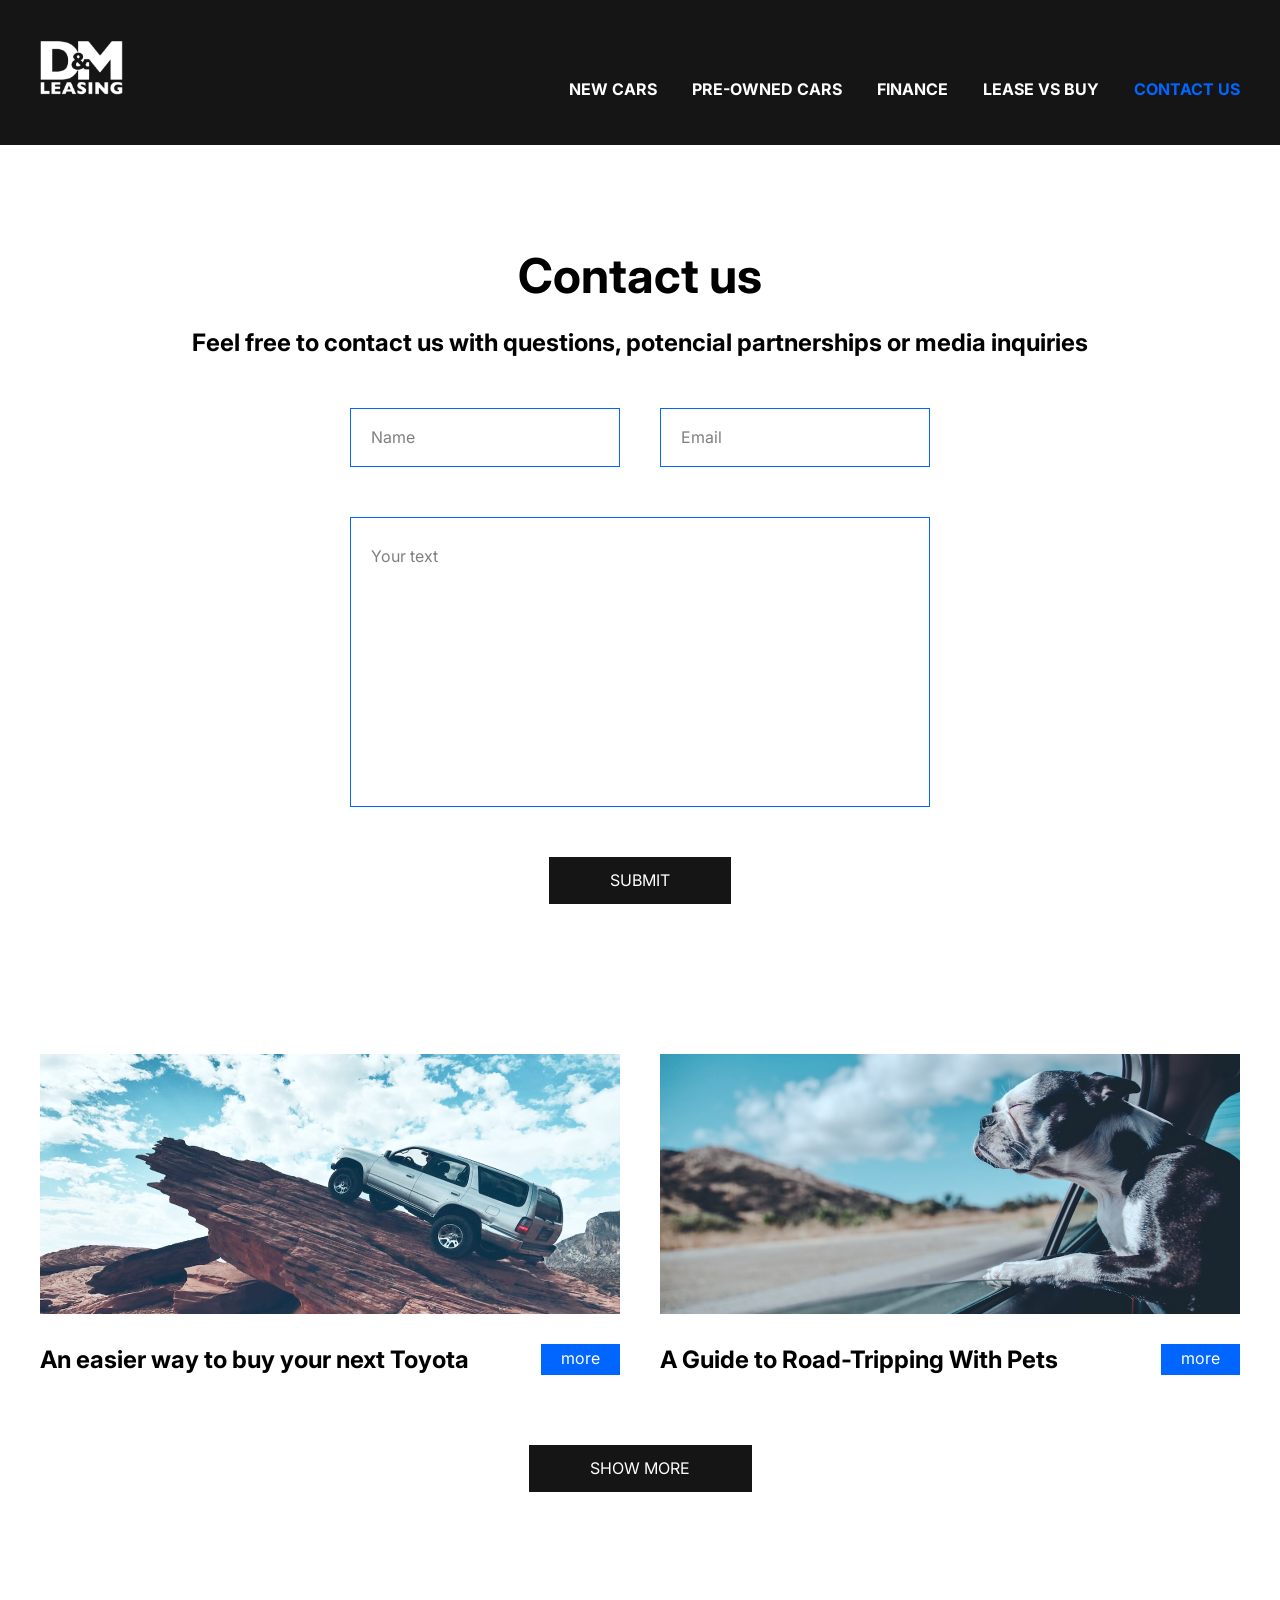
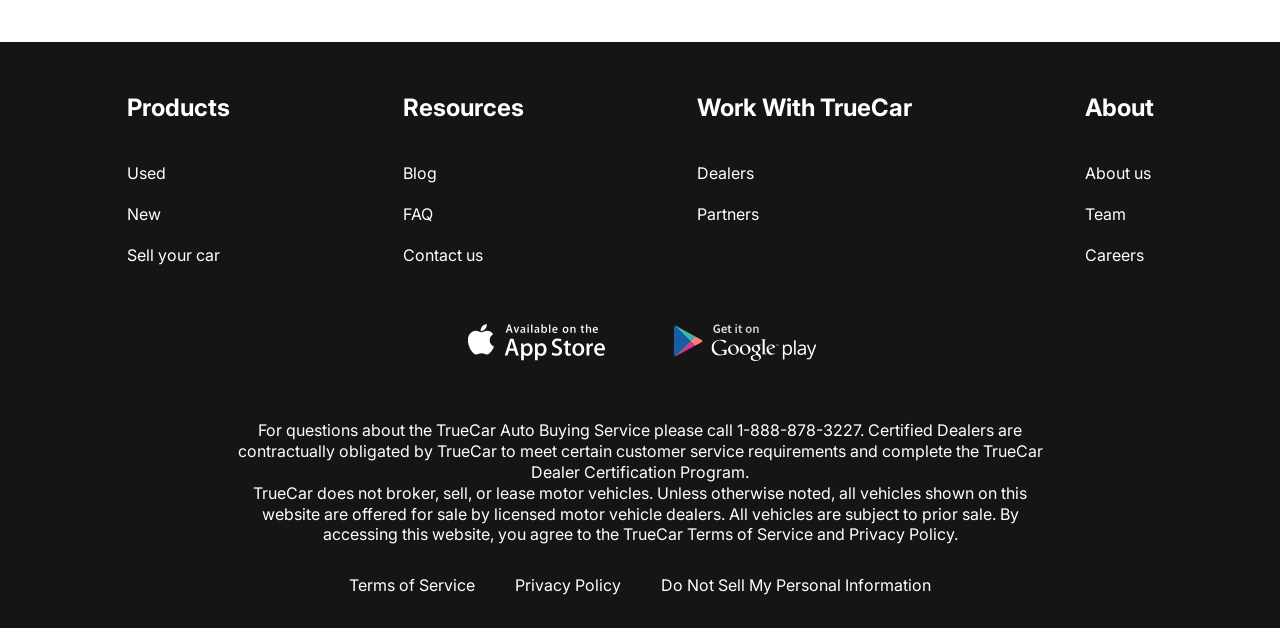
<file: demos/cars/contacts.html>
<!DOCTYPE html>
<html lang="en">
<head>
    <meta charset="UTF-8">
    <meta name="viewport" content="width=device-width, initial-scale=1.0">
    <title>Document</title>
    <link rel="preconnect" href="https://fonts.googleapis.com">
    <link rel="preconnect" href="https://fonts.gstatic.com" crossorigin>
    <link href="https://fonts.googleapis.com/css2?family=Inter:ital,opsz,wght@0,14..32,100..900;1,14..32,100..900&display=swap" rel="stylesheet">   
    <link rel="stylesheet" href="./css/style.css">
    <script src="js/main.js" defer></script>
</head>
<body>
    <div class="wrapper">
        <header class="header">
            <div class="container">
                <div class="header__inner">
                    <a href="index.html" class="logo">
                        <img src="images/logo.svg" alt="" class="img__logo">
                    </a>
                    <nav class="menu">
                         <button class="menu__btn">
                            <span></span>
                            <span></span>
                            <span></span>
                        </button>
                        <ul class="menu__list">
                            <li class="menu__list-item"><a href="new-cars.html" class="menu__list-link ">NEW CARS</a></li>
                            <li class="menu__list-item"><a href="#" class="menu__list-link">PRE-OWNED CARS</a></li>
                            <li class="menu__list-item"><a href="#" class="menu__list-link">FINANCE</a></li>
                            <li class="menu__list-item"><a href="#" class="menu__list-link">LEASE VS BUY</a></li>
                            <li class="menu__list-item"><a href="contacts.html" class="menu__list-link menu__list-link--active">CONTACT US</a></li>
                        </ul>
                    </nav>
                </div>
            </div>
        </header>
        <main class="main">
            <section class="contacts">
                <div class="container">
                    <h2 class="section-title contacts__title">
                        Contact us
                    </h2>
                    <p class="contacts__text">
                        Feel free to contact us with questions, potencial partnerships or media inquiries
                    </p>
                    <form action="" class="form">
                        <input type="text" class="form__input" placeholder="Name">
                        <input type="email" class="form__input" placeholder="Email">
                        <textarea class="form__textarea" name="" id="" placeholder="Your text"></textarea>
                        <button class="form__btn" type="submit">submit</button>
                    </form>
                </div>
            </section>
            <section class="blog">
                <div class="container">
                    <div class="blog__items">
                        <div class="blog__item">
                            <img src="images/blog-1.jpg" alt="" class="blog__item-img">
                            <h4 class="block__item-title">An easier way to buy your next Toyota</h4>
                            <a href="" class="blog__item-link">more</a>
                        </div>
                        <div class="blog__item">
                            <img src="images/blog-2.jpg" alt="" class="blog__item-img">
                            <h4 class="block__item-title">A Guide to Road-Tripping With Pets</h4>
                            <a href="" class="blog__item-link">more</a>
                        </div>
                    </div>
                     <a href="" class="showmore__link">
                            show more
                        </a>
                </div>
            </section>
        </main> 
        <footer class="footer">
            <div class="container">
                <nav class="footer__menu">
                    <ul class="footer__menu-list">
                        <li class="footer__menu-item"><p href="#" class="footer__menu-title">Products</p></li>
                        <li class="footer__menu-item"><a href="#" class="footer__menu-link">Used</a></li>
                        <li class="footer__menu-item"><a href="#" class="footer__menu-link">New</a></li>
                        <li class="footer__menu-item"><a href="#" class="footer__menu-link">Sell your car</a></li>
                    </ul>
                    <ul class="footer__menu-list">
                        <li class="footer__menu-item"><p href="#" class="footer__menu-title">Resources</p></li>
                        <li class="footer__menu-item"><a href="#" class="footer__menu-link">Blog</a></li>
                        <li class="footer__menu-item"><a href="#" class="footer__menu-link">FAQ</a></li>
                        <li class="footer__menu-item"><a href="#" class="footer__menu-link">Contact us</a></li>
                    </ul>
                    <ul class="footer__menu-list">
                        <li class="footer__menu-item"><p href="#" class="footer__menu-title">Work With TrueCar</p></li>
                        <li class="footer__menu-item"><a href="#" class="footer__menu-link">Dealers</a></li>
                        <li class="footer__menu-item"><a href="#" class="footer__menu-link">Partners</a></li>
                    </ul>
                    <ul class="footer__menu-list">
                        <li class="footer__menu-item"><p href="#" class="footer__menu-title">About</p></li>
                        <li class="footer__menu-item"><a href="#" class="footer__menu-link">About us</a></li>
                        <li class="footer__menu-item"><a href="#" class="footer__menu-link">Team</a></li>
                        <li class="footer__menu-item"><a href="#" class="footer__menu-link">Careers</a></li>
                    </ul>
                </nav>
                <ul class="app">
                    <li class="app__item">
                        <a href="" class="app__item-link">
                            <img class="app_item-img" src="images/appstore.svg" alt="">
                        </a>
                    </li>
                    <li class="app__item">
                        <a href="" class="app__item-link">
                            <img class="app_item-img" src="images/googleplay.svg" alt="">
                        </a>
                    </li>
                </ul>
                <div class="footer__copy">
                    <p class="footer__copy-text">
                        For questions about the TrueCar Auto Buying Service please call 1-888-878-3227.
                        Certified Dealers are contractually obligated by TrueCar to meet certain customer service requirements and complete the TrueCar Dealer Certification Program.
                    </p>
                    <p class="footer__copy-text">
                        TrueCar does not broker, sell, or lease motor vehicles. Unless otherwise noted, all vehicles shown on this website are offered for sale by licensed motor vehicle dealers. All vehicles are subject to prior sale. By accessing this website, you agree to the TrueCar Terms of Service and Privacy Policy.
                    </p>
                </div>
                <nav class="copy--nav">
                    <ul class="copy__nav-list">
                        <li class="copy__nav-item"><a href="#" class="copy__nav-link">Terms of Service</a></li>
                        <li class="copy__nav-item"><a href="#" class="copy__nav-link">Privacy Policy</a></li>
                        <li class="copy__nav-item"><a href="#" class="copy__nav-link">Do Not Sell My Personal Information</a></li>
                    </ul>
                </nav>
            </div>
        </footer>
    </div>
</body>
</html>
</file>
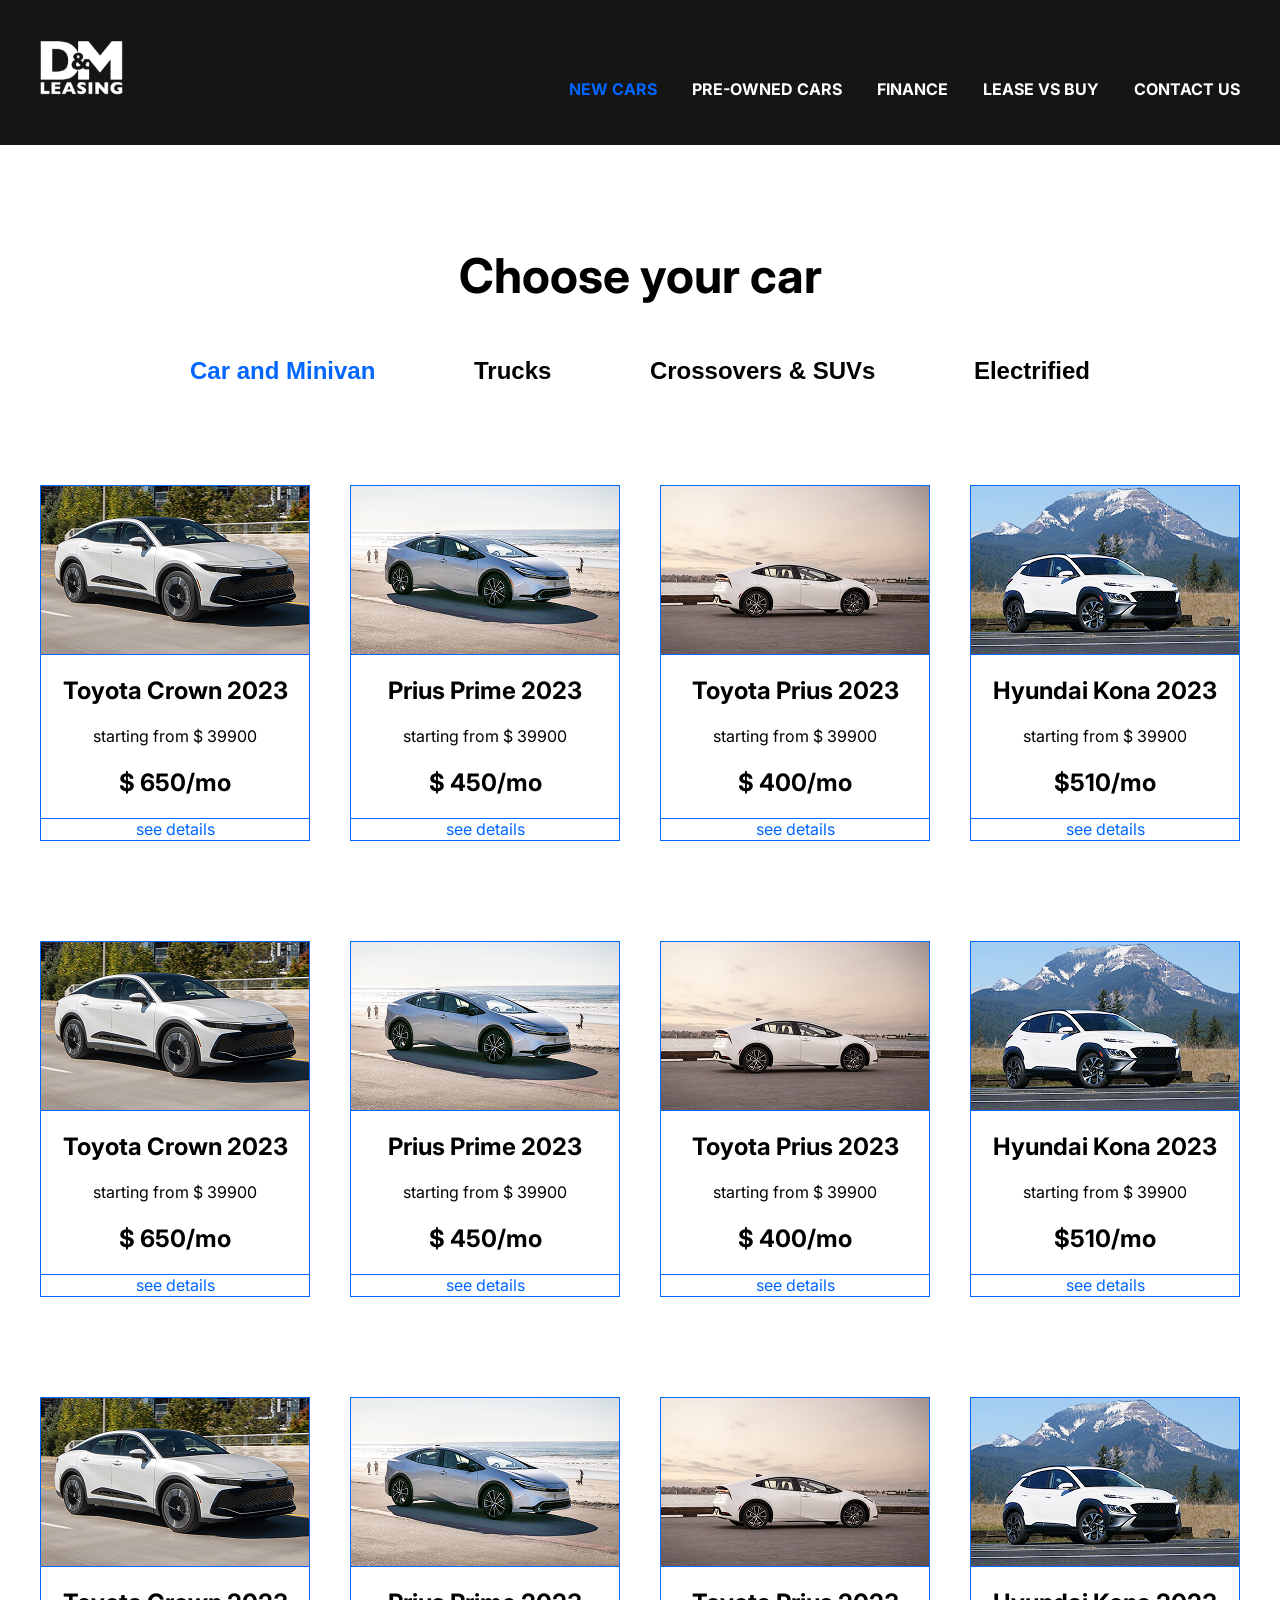
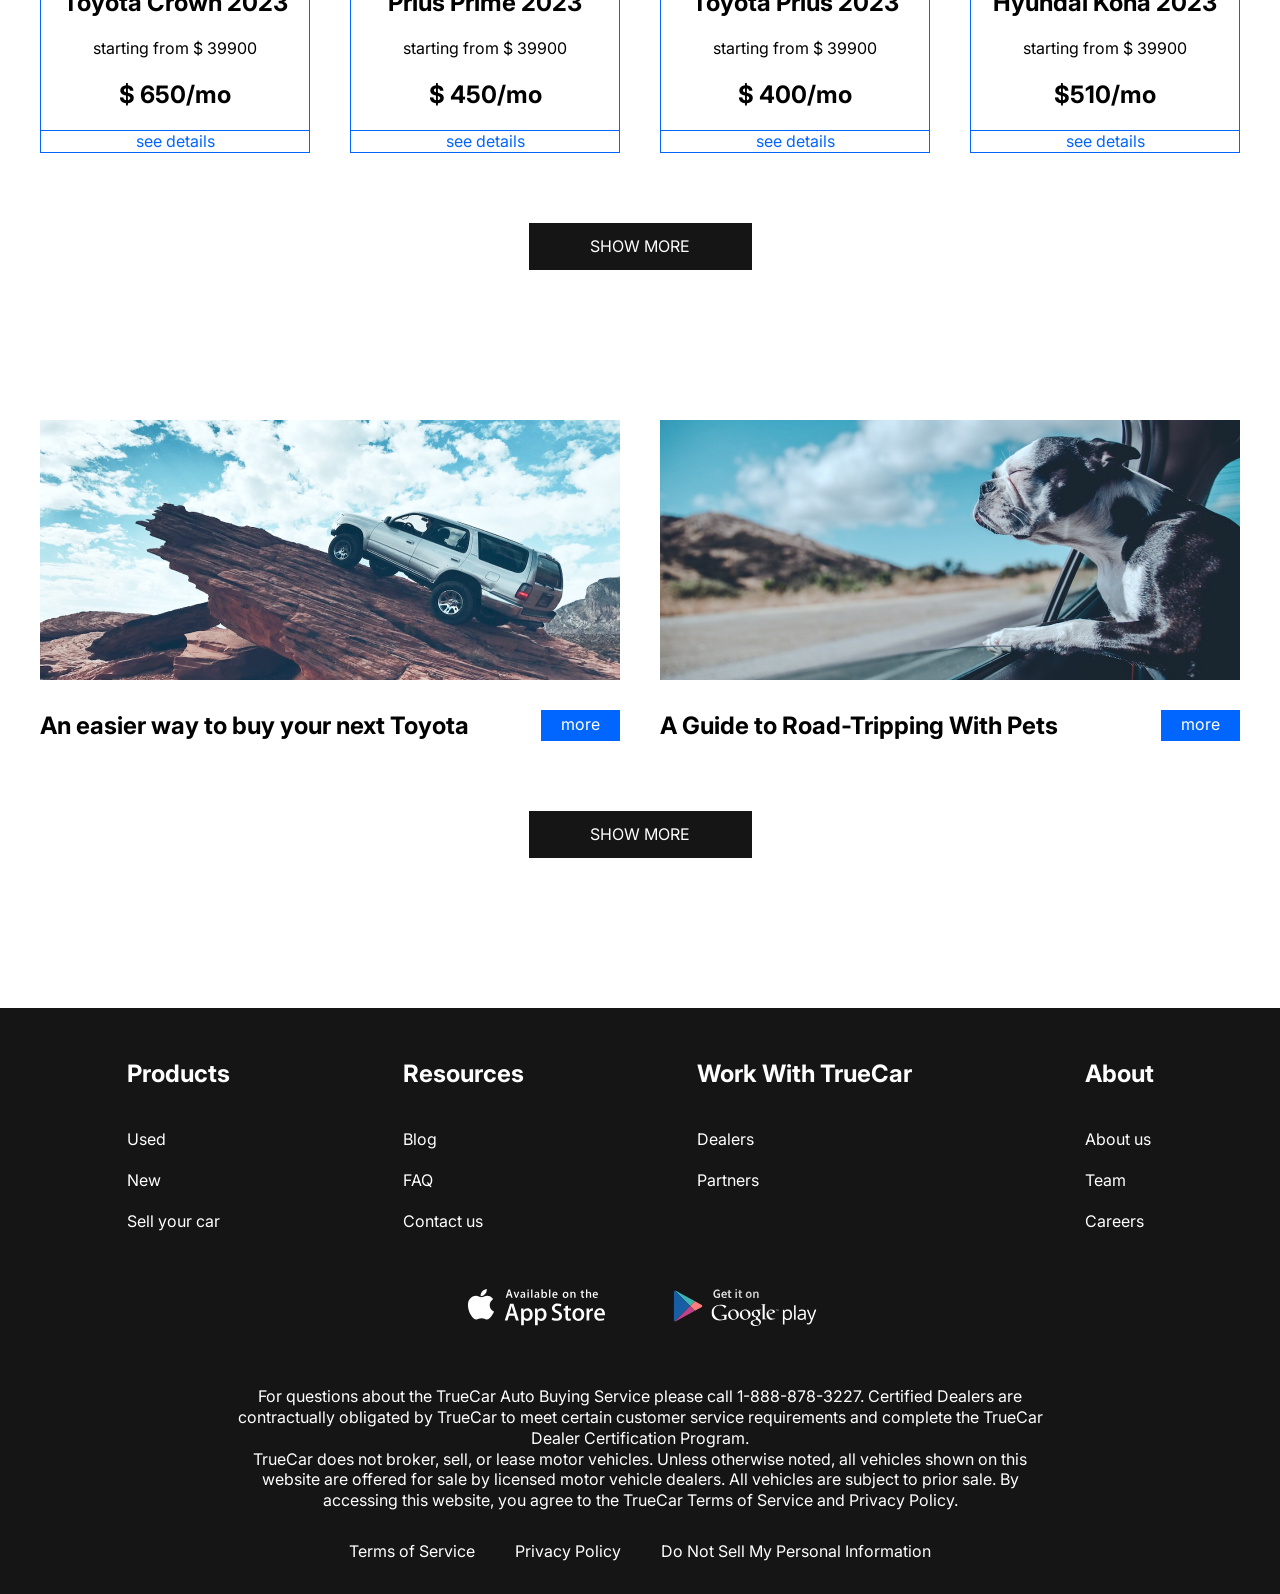
<file: demos/cars/new-cars.html>
<!DOCTYPE html>
<html lang="en">
<head>
    <meta charset="UTF-8">
    <meta name="viewport" content="width=device-width, initial-scale=1.0">
    <title>Document</title>
    <link rel="preconnect" href="https://fonts.googleapis.com">
    <link rel="preconnect" href="https://fonts.gstatic.com" crossorigin>
    <link href="https://fonts.googleapis.com/css2?family=Inter:ital,opsz,wght@0,14..32,100..900;1,14..32,100..900&display=swap" rel="stylesheet">   
    <link rel="stylesheet" href="./css/style.css">
    <script src="js/main.js" defer></script>
</head>
<body>
    <div class="wrapper">
        <header class="header">
            <div class="container">
                <div class="header__inner">
                    <a href="index.html" class="logo">
                        <img src="images/logo.svg" alt="" class="img__logo">
                    </a>
                    <nav class="menu">
                         <button class="menu__btn">
                            <span></span>
                            <span></span>
                            <span></span>
                        </button>
                        <ul class="menu__list">
                            <li class="menu__list-item"><a href="new-cars.html" class="menu__list-link menu__list-link--active">NEW CARS</a></li>
                            <li class="menu__list-item"><a href="#" class="menu__list-link">PRE-OWNED CARS</a></li>
                            <li class="menu__list-item"><a href="#" class="menu__list-link">FINANCE</a></li>
                            <li class="menu__list-item"><a href="#" class="menu__list-link">LEASE VS BUY</a></li>
                            <li class="menu__list-item"><a href="contacts.html" class="menu__list-link">CONTACT US</a></li>
                        </ul>
                    </nav>
                </div>
            </div>
        </header>
        <main class="main">
            <section class="choose">
                <div class="container">
                    <h2 class="section-title">
                        Choose your car
                    </h2>
                    <div class="tabs">
                        <div class="tabs__btn">
                            <button class="tabs__btn-item tabs__btn-item--active" data-button="content-1">Car and Minivan</button>
                            <button class="tabs__btn-item" data-button="content-2">Trucks</button>
                            <button class="tabs__btn-item" data-button="content-3">Crossovers & SUVs</button>
                            <button class="tabs__btn-item" data-button="content-4">Electrified</button>
                        </div>
                        <div class="tabs__content">
                            <div class="tabs__content-item tabs__content-item--active" id="content-1">
                                <div class="card">
                                    <img src="images/card-1.jpg" alt="" class="card__img">
                                <div class="card__content">
                                    <h4 class="card__title">Toyota Crown 2023</h4>
                                    <p class="card__text">starting from $ 39900</p>
                                    <p class="card__price">$ 650/mo</p>
                                </div>
                                <a href="#" class="card__link">see details</a>
                                </div>
                                <div class="card">
                                    <img src="images/card-2.jpg" alt="" class="card__img">
                                <div class="card__content">
                                    <h4 class="card__title">Prius Prime 2023</h4>
                                    <p class="card__text">starting from $ 39900</p>
                                    <p class="card__price"> $ 450/mo</p>
                                </div>
                                <a href="#" class="card__link">see details</a>
                                </div>
                                <div class="card">
                                    <img src="images/card-3.jpg" alt="" class="card__img">
                                <div class="card__content">
                                    <h4 class="card__title">Toyota Prius 2023</h4>
                                    <p class="card__text">starting from $ 39900</p>
                                    <p class="card__price"> $ 400/mo</p>
                                </div>
                                <a href="#" class="card__link">see details</a>
                                </div>
                                <div class="card">
                                    <img src="images/card-4.jpg" alt="" class="card__img">
                                <div class="card__content">
                                    <h4 class="card__title">Hyundai Kona 2023</h4>
                                    <p class="card__text">starting from $ 39900</p>
                                    <p class="card__price">$510/mo</p>
                                </div>
                                <a href="#" class="card__link">see details</a>
                                </div>
                                <div class="card">
                                    <img src="images/card-1.jpg" alt="" class="card__img">
                                <div class="card__content">
                                    <h4 class="card__title">Toyota Crown 2023</h4>
                                    <p class="card__text">starting from $ 39900</p>
                                    <p class="card__price">$ 650/mo</p>
                                </div>
                                <a href="#" class="card__link">see details</a>
                                </div>
                                <div class="card">
                                    <img src="images/card-2.jpg" alt="" class="card__img">
                                <div class="card__content">
                                    <h4 class="card__title">Prius Prime 2023</h4>
                                    <p class="card__text">starting from $ 39900</p>
                                    <p class="card__price"> $ 450/mo</p>
                                </div>
                                <a href="#" class="card__link">see details</a>
                                </div>
                                <div class="card">
                                    <img src="images/card-3.jpg" alt="" class="card__img">
                                <div class="card__content">
                                    <h4 class="card__title">Toyota Prius 2023</h4>
                                    <p class="card__text">starting from $ 39900</p>
                                    <p class="card__price"> $ 400/mo</p>
                                </div>
                                <a href="#" class="card__link">see details</a>
                                </div>
                                <div class="card">
                                    <img src="images/card-4.jpg" alt="" class="card__img">
                                <div class="card__content">
                                    <h4 class="card__title">Hyundai Kona 2023</h4>
                                    <p class="card__text">starting from $ 39900</p>
                                    <p class="card__price">$510/mo</p>
                                </div>
                                <a href="#" class="card__link">see details</a>
                                </div>
                                <div class="card">
                                    <img src="images/card-1.jpg" alt="" class="card__img">
                                <div class="card__content">
                                    <h4 class="card__title">Toyota Crown 2023</h4>
                                    <p class="card__text">starting from $ 39900</p>
                                    <p class="card__price">$ 650/mo</p>
                                </div>
                                <a href="#" class="card__link">see details</a>
                                </div>
                                <div class="card">
                                    <img src="images/card-2.jpg" alt="" class="card__img">
                                <div class="card__content">
                                    <h4 class="card__title">Prius Prime 2023</h4>
                                    <p class="card__text">starting from $ 39900</p>
                                    <p class="card__price"> $ 450/mo</p>
                                </div>
                                <a href="#" class="card__link">see details</a>
                                </div>
                                <div class="card">
                                    <img src="images/card-3.jpg" alt="" class="card__img">
                                <div class="card__content">
                                    <h4 class="card__title">Toyota Prius 2023</h4>
                                    <p class="card__text">starting from $ 39900</p>
                                    <p class="card__price"> $ 400/mo</p>
                                </div>
                                <a href="#" class="card__link">see details</a>
                                </div>
                                <div class="card">
                                    <img src="images/card-4.jpg" alt="" class="card__img">
                                <div class="card__content">
                                    <h4 class="card__title">Hyundai Kona 2023</h4>
                                    <p class="card__text">starting from $ 39900</p>
                                    <p class="card__price">$510/mo</p>
                                </div>
                                <a href="#" class="card__link">see details</a>
                                </div>
                            </div>
                            <div class="tabs__content-item" id="content-2">
                                <div class="card">
                                    <img src="images/card-1.jpg" alt="" class="card__img">
                                <div class="card__content">
                                    <h4 class="card__title">Toyota Crown 2023</h4>
                                    <p class="card__text">starting from $ 39900</p>
                                    <p class="card__price">$ 650/mo</p>
                                </div>
                                <a href="#" class="card__link">see details</a>
                                </div>
                                <div class="card">
                                    <img src="images/card-1.jpg" alt="" class="card__img">
                                <div class="card__content">
                                    <h4 class="card__title">Toyota Crown 2023</h4>
                                    <p class="card__text">starting from $ 39900</p>
                                    <p class="card__price">$ 650/mo</p>
                                </div>
                                <a href="#" class="card__link">see details</a>
                                </div>
                                <div class="card">
                                    <img src="images/card-1.jpg" alt="" class="card__img">
                                <div class="card__content">
                                    <h4 class="card__title">Toyota Crown 2023</h4>
                                    <p class="card__text">starting from $ 39900</p>
                                    <p class="card__price">$ 650/mo</p>
                                </div>
                                <a href="#" class="card__link">see details</a>
                                </div>
                                <div class="card">
                                    <img src="images/card-1.jpg" alt="" class="card__img">
                                <div class="card__content">
                                    <h4 class="card__title">Toyota Crown 2023</h4>
                                    <p class="card__text">starting from $ 39900</p>
                                    <p class="card__price">$ 650/mo</p>
                                </div>
                                <a href="#" class="card__link">see details</a>
                                </div>
                            </div>
                            <div class="tabs__content-item" id="content-3">
                                <div class="card">
                                    <img src="images/card-2.jpg" alt="" class="card__img">
                                <div class="card__content">
                                    <h4 class="card__title">Prius Prime 2023</h4>
                                    <p class="card__text">starting from $ 39900</p>
                                    <p class="card__price"> $ 450/mo</p>
                                </div>
                                <a href="#" class="card__link">see details</a>
                                </div>
                                <div class="card">
                                    <img src="images/card-2.jpg" alt="" class="card__img">
                                <div class="card__content">
                                    <h4 class="card__title">Prius Prime 2023</h4>
                                    <p class="card__text">starting from $ 39900</p>
                                    <p class="card__price"> $ 450/mo</p>
                                </div>
                                <a href="#" class="card__link">see details</a>
                                </div>
                                <div class="card">
                                    <img src="images/card-2.jpg" alt="" class="card__img">
                                <div class="card__content">
                                    <h4 class="card__title">Prius Prime 2023</h4>
                                    <p class="card__text">starting from $ 39900</p>
                                    <p class="card__price"> $ 450/mo</p>
                                </div>
                                <a href="#" class="card__link">see details</a>
                                </div>
                                <div class="card">
                                    <img src="images/card-2.jpg" alt="" class="card__img">
                                <div class="card__content">
                                    <h4 class="card__title">Prius Prime 2023</h4>
                                    <p class="card__text">starting from $ 39900</p>
                                    <p class="card__price"> $ 450/mo</p>
                                </div>
                                <a href="#" class="card__link">see details</a>
                                </div>
                            </div>
                            <div class="tabs__content-item" id="content-4">
                                <div class="card">
                                    <img src="images/card-4.jpg" alt="" class="card__img">
                                <div class="card__content">
                                    <h4 class="card__title">Hyundai Kona 2023</h4>
                                    <p class="card__text">starting from $ 39900</p>
                                    <p class="card__price">$510/mo</p>
                                </div>
                                <a href="#" class="card__link">see details</a>
                                </div>
                                <div class="card">
                                    <img src="images/card-4.jpg" alt="" class="card__img">
                                <div class="card__content">
                                    <h4 class="card__title">Hyundai Kona 2023</h4>
                                    <p class="card__text">starting from $ 39900</p>
                                    <p class="card__price">$510/mo</p>
                                </div>
                                <a href="#" class="card__link">see details</a>
                                </div>
                                <div class="card">
                                    <img src="images/card-4.jpg" alt="" class="card__img">
                                <div class="card__content">
                                    <h4 class="card__title">Hyundai Kona 2023</h4>
                                    <p class="card__text">starting from $ 39900</p>
                                    <p class="card__price">$510/mo</p>
                                </div>
                                <a href="#" class="card__link">see details</a>
                                </div>
                                <div class="card">
                                    <img src="images/card-4.jpg" alt="" class="card__img">
                                <div class="card__content">
                                    <h4 class="card__title">Hyundai Kona 2023</h4>
                                    <p class="card__text">starting from $ 39900</p>
                                    <p class="card__price">$510/mo</p>
                                </div>
                                <a href="#" class="card__link">see details</a>
                                </div>
                            </div>
                        </div>
                    </div>
                </div>
                <a href="" class="showmore__link">
                show more
            </a>
            </section>
            
            <section class="blog">
                <div class="container">
                    <div class="blog__items">
                        <div class="blog__item">
                            <img src="images/blog-1.jpg" alt="" class="blog__item-img">
                            <h4 class="block__item-title">An easier way to buy your next Toyota</h4>
                            <a href="" class="blog__item-link">more</a>
                        </div>
                        <div class="blog__item">
                            <img src="images/blog-2.jpg" alt="" class="blog__item-img">
                            <h4 class="block__item-title">A Guide to Road-Tripping With Pets</h4>
                            <a href="" class="blog__item-link">more</a>
                        </div>
                    </div>
                    <a href="" class="showmore__link">
                            show more
                        </a>
                </div>
            </section>
        </main> 
        <footer class="footer">
            <div class="container">
                <nav class="footer__menu">
                    <ul class="footer__menu-list">
                        <li class="footer__menu-item"><p href="#" class="footer__menu-title">Products</p></li>
                        <li class="footer__menu-item"><a href="#" class="footer__menu-link">Used</a></li>
                        <li class="footer__menu-item"><a href="#" class="footer__menu-link">New</a></li>
                        <li class="footer__menu-item"><a href="#" class="footer__menu-link">Sell your car</a></li>
                    </ul>
                    <ul class="footer__menu-list">
                        <li class="footer__menu-item"><p href="#" class="footer__menu-title">Resources</p></li>
                        <li class="footer__menu-item"><a href="#" class="footer__menu-link">Blog</a></li>
                        <li class="footer__menu-item"><a href="#" class="footer__menu-link">FAQ</a></li>
                        <li class="footer__menu-item"><a href="#" class="footer__menu-link">Contact us</a></li>
                    </ul>
                    <ul class="footer__menu-list">
                        <li class="footer__menu-item"><p href="#" class="footer__menu-title">Work With TrueCar</p></li>
                        <li class="footer__menu-item"><a href="#" class="footer__menu-link">Dealers</a></li>
                        <li class="footer__menu-item"><a href="#" class="footer__menu-link">Partners</a></li>
                    </ul>
                    <ul class="footer__menu-list">
                        <li class="footer__menu-item"><p href="#" class="footer__menu-title">About</p></li>
                        <li class="footer__menu-item"><a href="#" class="footer__menu-link">About us</a></li>
                        <li class="footer__menu-item"><a href="#" class="footer__menu-link">Team</a></li>
                        <li class="footer__menu-item"><a href="#" class="footer__menu-link">Careers</a></li>
                    </ul>
                </nav>
                <ul class="app">
                    <li class="app__item">
                        <a href="" class="app__item-link">
                            <img class="app_item-img" src="images/appstore.svg" alt="">
                        </a>
                    </li>
                    <li class="app__item">
                        <a href="" class="app__item-link">
                            <img class="app_item-img" src="images/googleplay.svg" alt="">
                        </a>
                    </li>
                </ul>
                <div class="footer__copy">
                    <p class="footer__copy-text">
                        For questions about the TrueCar Auto Buying Service please call 1-888-878-3227.
                        Certified Dealers are contractually obligated by TrueCar to meet certain customer service requirements and complete the TrueCar Dealer Certification Program.
                    </p>
                    <p class="footer__copy-text">
                        TrueCar does not broker, sell, or lease motor vehicles. Unless otherwise noted, all vehicles shown on this website are offered for sale by licensed motor vehicle dealers. All vehicles are subject to prior sale. By accessing this website, you agree to the TrueCar Terms of Service and Privacy Policy.
                    </p>
                </div>
                <nav class="copy--nav">
                    <ul class="copy__nav-list">
                        <li class="copy__nav-item"><a href="#" class="copy__nav-link">Terms of Service</a></li>
                        <li class="copy__nav-item"><a href="#" class="copy__nav-link">Privacy Policy</a></li>
                        <li class="copy__nav-item"><a href="#" class="copy__nav-link">Do Not Sell My Personal Information</a></li>
                    </ul>
                </nav>
            </div>
        </footer>
    </div>
</body>
</html>
</file>
<file: style.css>
:root {
	--bg-dark: #0a0a0b;
	--bg-light: #111114;
	--bg-card: #18181c;
	--bg-bage: #e031311f;
	--primary: #e03131;
	--primary-hover: #c92a2a;
	--accent: #ff6b6b;
	--text-main: #e4e4e7;
	--text-muted: #8b8b94;
	--text-on-dark: #fafafa;
	--border: #26262c;
	--border-bage: #e0313166;
	--success: #22c55e;
}
html {
	box-sizing: border-box;
	scroll-behavior: smooth;
}
*,
*::after,
*::before {
	box-sizing: inherit;
	margin: 0;
	padding: 0;
}
html,
body {
	height: 100%;
}
body {
	font-family: "Manrope", sans-serif;
	font-size: 17px;
	font-weight: 400;
	line-height: 1.6;
	background-color: var(--bg-dark);
	color: var(--text-main);
}
.accent {
	color: var(--accent);
}
a:hover {
	color: var(--primary-hover);
}
header {
	position: sticky;
	top: 0;
	background-color: var(--bg-dark);
	border-bottom: 2px solid var(--bg-light);
}
.header-inner {
	display: flex;
	justify-content: space-between;
	align-items: flex-end;
	padding: 30px 0;
}
ul {
	display: flex;
	list-style: none;
	gap: 20px;
}
.menu-link {
	color: var(--text-main);
	text-decoration: none;
	transition: color 0.3s ease;
}
.menu-link.active {
	color: var(--primary); /* Яркий цвет */
	font-weight: bold;
}
a {
	text-decoration: none;
	color: inherit;
}
.wrapper {
	min-height: 100%;
}
.container {
	max-width: 1100px;
	margin: 0 auto;
	padding: 0 24px;
}
.section {
	background: var(--bg-light);
	border-bottom: 2px dashed var(--border);
	padding: 56px 0;
}
.section-label {
	display: inline-block;
	font-size: 12px;
	letter-spacing: 2px;
	text-transform: uppercase;
	color: var(--primary);
	font-weight: 600;
	margin: 12px 0;
}
#hero {
	display: flex;
	text-align: center;
	background: var(--bg-dark);
	padding: 100px 0;
}
#hero h1 {
	font-size: 44px;
	margin-bottom: 10px;
}
#hero p {
	font-size: 18px;
	color: var(--text-muted);
	max-width: 600px;
	padding-bottom: 5px;
}
.hero-buttons {
	display: flex;
	gap: 20px;
	justify-content: center;
	padding: 40px 0;
}
.btn {
	font-family: "Manrope", sans-serif;
	font-size: 17px;
	font-weight: 600;
	line-height: 1.6;
	color: var(--text-main);
	padding: 12px 26px;
	border: 1px solid var(--primary);
	border-radius: 10px;
	background-color: var(--primary);
	transition: 0.5s;
}
.btn:hover {
	background-color: var(--bg-dark);
	border: 1px solid var(--border-bage);
}
.hero-badges {
	display: flex;
	justify-content: center;
	gap: 20px;
}
.badge {
	background: var(--bg-bage);
	border: 1px solid var(--border-bage);
	color: var(--text-on-dark);
	padding: 8px 16px;
	border-radius: 50px;
	font-size: 14px;
}

#container-about {
	display: grid;
	grid-template-columns: 1fr 1fr;
	gap: 20px;
	height: 100%;
}
.about-card {
	color: var(--text-muted);
	background-color: var(--bg-card);
	border: 1px solid var(--border);
	border-radius: 10px;
	padding: 25px;
	margin-top: 10px;
}
.about-card p {
	margin-bottom: 10px;
}
.about-card-tech {
	padding-bottom: 15px;
}
.about-card-tech p {
	padding-bottom: 10px;
}
.name {
	color: var(--text-main);
}
.chip {
	padding: 8px 16px;
	border: 1px solid var(--border);
	border-radius: 50px;
	font-size: 14px;
	color: var(--text-muted);
	background: var(--bg-card);
	margin: 15px 0;
}
.chip:hover {
	border-color: var(--primary);
	color: var(--accent);
}
.projects-grid {
	display: grid;
	grid-template-columns: repeat(auto-fill, minmax(260px, 1fr));
	gap: 24px;
}
.project-card {
	background: var(--bg-card);
	border: 1px solid var(--border);
	border-radius: 12px;
	overflow: hidden;
	transition:
		border-color 0.2s,
		transform 0.2s;
}
.project-card:hover {
	border-color: var(--primary, #e03131);
	transform: translateY(-4px);
}
.project-thumb {
	display: block;
	aspect-ratio: 16 / 10;
}
.project-thumb img {
	width: 100%;
	height: 100%;
	object-fit: cover;
	display: block;
}
.project-body {
	padding: 16px;
}
.demo-link {
	color: var(--accent);
	font-weight: 600;
}
#contacts {
	background-color: var(--bg-dark);
	border-bottom: none;
}
#contacts span {
	color: var(--accent);
}
.form-container {
	display: grid;
	grid-template-columns: 1fr 1fr 1fr;
	grid-template-columns: 1fr 1fr;
	gap: 24px;
	align-items: start;
}
.panel {
	color: var(--text-muted);
	background: var(--bg-card);
	border: 1px solid var(--border);
	border-radius: 12px;
	padding: 20px;
	box-shadow: 0 4px 16px rgba(0, 0, 0, 0.45);
}
.panel h3 {
	padding-bottom: 5px;
}

.contact-form {
	display: grid;
	gap: 14px;
	max-width: 480px;
}
.contact-form input,
.contact-form textarea {
	background: var(--bg-dark);
	border: 1px solid var(--border);
	color: var(--text-main);
	border-radius: 8px;
	padding: 12px 14px;
	font-size: 15px;
	font-family: inherit;
}
.contact-form ::placeholder {
	color: var(--text-muted);
}

footer {
	background: var(--bg-dark);
	border-top: 1px solid rgba(255, 255, 255, 0.08);
	color: var(--text-muted);
	text-align: center;
	padding: 26px 0;
	font-size: 14px;
}
.hamburger {
	display: none;
	background: none;
	border: none;
	font-size: 24px;
	cursor: pointer;
	order: 1;
}
@media (max-width: 768px) {
	header {
		justify-content: space-between;
		padding: 20px;
	}
	#hero {
		padding: 20px 0;
	}
	.hamburger {
		display: block;
	}
	.hamburger {
		color: var(--accent);
	}
	.menu {
		display: flex;
		position: fixed;
		top: 0;
		right: -100%;
		width: 80%;
		height: 100vh;
		background: var(--bg-light);
		opacity: 0.95;
		transition: right 0.3s;
		z-index: 1000;
		padding-top: 60px;
		flex-direction: column;
		gap: 15px;
		padding: 60px 20px 20px;
	}
	.menu ul {
		display: flex;
		flex-direction: column;
	}
	.menu.active {
		right: 0;
	}
	.hero-badges {
		display: flex;
		flex-direction: column;
	}
	#container-about {
		display: grid;
		grid-template-columns: repeat(1, 1fr);
	}

	.form-container {
		display: grid;
		grid-template-columns: repeat(1, 1fr);
	}
	.form {
		order: 1;
	}
}
</file>
<file: demos/mesto/styles.css>
:root {
	--cream: #fbf7ef;
	--cream-deep: #f5eee0;
	--white: #ffffff;
	--ink: #3e3a33;
	--ink-soft: #6e675c;
	--gold: #b99544;
	--gold-soft: #d9be7e;
	--gold-faint: rgba(185, 149, 68, 0.16);
	--rose: #c77b6e;
	--shadow: 0 18px 44px rgba(120, 96, 40, 0.12);
	--radius: 20px;
	--font-display: "Cormorant Garamond", Georgia, serif;
	--font-body: "Manrope", "Segoe UI", system-ui, sans-serif;
}

* {
	box-sizing: border-box;
	margin: 0;
	padding: 0;
}

html {
	scroll-behavior: smooth;
}

body {
	font-family: var(--font-body);
	color: var(--ink);
	background:
		radial-gradient(
			1200px 600px at 85% -5%,
			rgba(217, 190, 126, 0.22),
			transparent 60%
		),
		radial-gradient(
			900px 500px at -10% 30%,
			rgba(217, 190, 126, 0.14),
			transparent 55%
		),
		var(--cream);
	line-height: 1.6;
	overflow-x: clip;
	-webkit-font-smoothing: antialiased;
}

img,
svg {
	display: block;
	max-width: 100%;
}

.container {
	width: min(100% - 40px, 1120px);
	margin-inline: auto;
}

/* ── Шапка ──────────────────────────────────────────────────────── */

.site-header {
	position: sticky;
	top: 0;
	z-index: 10;
	background: rgba(251, 247, 239, 0.86);
	backdrop-filter: blur(10px);
	border-bottom: 1px solid var(--gold-faint);
}

.header-inner {
	display: flex;
	align-items: center;
	justify-content: space-between;
	padding-block: 14px;
}

.logo {
	display: inline-flex;
	align-items: center;
	gap: 10px;
	color: var(--ink);
	text-decoration: none;
	font-family: var(--font-display);
	font-size: 1.5rem;
	font-weight: 600;
	letter-spacing: 0.02em;
}

.logo-mark {
	width: 30px;
	height: 30px;
	color: var(--gold);
}

.header-cta {
	font-size: 0.9rem;
	font-weight: 600;
	color: var(--gold);
	text-decoration: none;
	border: 1px solid var(--gold-soft);
	border-radius: 999px;
	padding: 8px 18px;
	transition:
		background 0.25s,
		color 0.25s;
}
.header-cta:hover {
	background: var(--gold);
	color: var(--white);
}

/* ── Первый экран ───────────────────────────────────────────────── */

.hero {
	position: relative;
	text-align: center;
	padding: clamp(64px, 12vh, 128px) 0 clamp(56px, 9vh, 96px);
}

.hero-ornament {
	position: absolute;
	top: 50%;
	left: 50%;
	width: min(88vw, 640px);
	transform: translate(-50%, -54%);
	opacity: 0.35;
	pointer-events: none;
}

.hero-inner {
	position: relative;
	padding-top: 10%;
}

.kicker {
	font-size: 0.82rem;
	font-weight: 600;
	letter-spacing: 0.22em;
	text-transform: uppercase;
	color: var(--gold);
	margin-bottom: 18px;
}

h1 {
	font-family: var(--font-display);
	font-weight: 500;
	font-size: clamp(2.6rem, 7vw, 4.6rem);
	line-height: 1.08;
	letter-spacing: 0.01em;
}

.gold-text {
	color: var(--gold);
	font-style: italic;
}

.hero-sub {
	max-width: 560px;
	margin: 22px auto 34px;
	color: var(--ink-soft);
	font-size: clamp(1rem, 2.2vw, 1.15rem);
}

.flourish {
	color: var(--gold-soft);
	width: 220px;
	margin: 40px auto 0;
}
.flourish-sm {
	width: 150px;
	margin-bottom: 14px;
}

/* ── Кнопки ─────────────────────────────────────────────────────── */

.btn {
	display: inline-block;
	font-family: var(--font-body);
	font-weight: 700;
	font-size: 0.95rem;
	border-radius: 999px;
	padding: 13px 30px;
	cursor: pointer;
	border: 1px solid transparent;
	text-decoration: none;
	transition:
		transform 0.2s,
		box-shadow 0.25s,
		background 0.25s,
		color 0.25s,
		border-color 0.25s;
}
.btn:active {
	transform: translateY(1px);
}

.btn-lg {
	font-size: 1.02rem;
	padding: 16px 40px;
}

.btn-primary {
	background: linear-gradient(135deg, var(--gold) 0%, #a67f2e 100%);
	color: var(--white);
	box-shadow: 0 10px 26px rgba(185, 149, 68, 0.38);
}
.btn-primary:hover {
	box-shadow: 0 14px 34px rgba(185, 149, 68, 0.5);
	transform: translateY(-2px);
}

.btn-outline {
	background: var(--white);
	color: var(--gold);
	border-color: var(--gold-soft);
}
.btn-outline:hover {
	border-color: var(--gold);
	background: var(--cream-deep);
}

.btn-full {
	width: 100%;
}

/* ── Секции ─────────────────────────────────────────────────────── */

section {
	position: relative;
}

.section-head {
	text-align: center;
	max-width: 620px;
	margin: 0 auto clamp(36px, 6vh, 56px);
}

h2 {
	font-family: var(--font-display);
	font-weight: 500;
	font-size: clamp(1.9rem, 4.5vw, 2.8rem);
	line-height: 1.15;
}

.section-head p {
	color: var(--ink-soft);
	margin-top: 12px;
}

/* ── Карточки программ ──────────────────────────────────────────── */

.programs {
	padding: clamp(48px, 8vh, 88px) 0;
}

.cards {
	display: grid;
	grid-template-columns: repeat(3, 1fr);
	gap: 26px;
	align-items: stretch;
}

.card {
	position: relative;
	display: flex;
	flex-direction: column;
	background: var(--white);
	border: 1px solid var(--gold-faint);
	border-radius: var(--radius);
	padding: 34px 28px 30px;
	box-shadow: var(--shadow);
	overflow: hidden;
	transition:
		transform 0.28s,
		box-shadow 0.28s;
}
.card:hover {
	transform: translateY(-6px);
	box-shadow: 0 26px 56px rgba(120, 96, 40, 0.18);
}

.card-featured {
	border-color: var(--gold-soft);
	background: linear-gradient(180deg, #fffdf8 0%, var(--white) 100%);
}

.badge {
	position: absolute;
	top: 18px;
	right: -34px;
	transform: rotate(38deg);
	background: linear-gradient(135deg, var(--gold-soft), var(--gold));
	color: var(--white);
	font-size: 0.72rem;
	font-weight: 700;
	letter-spacing: 0.08em;
	text-transform: uppercase;
	padding: 14px 40px;
	z-index: 1;
}

.card-corner {
	position: absolute;
	top: 0;
	right: 0;
	width: 76px;
	height: 76px;
	color: var(--gold-soft);
	opacity: 0.8;
	pointer-events: none;
}

.card-title {
	font-family: var(--font-display);
	font-size: 1.7rem;
	font-weight: 600;
	margin-bottom: 10px;
}

.card-desc {
	color: var(--ink-soft);
	font-size: 0.95rem;
	flex-grow: 1;
}

.card-meta {
	display: flex;
	align-items: center;
	justify-content: space-between;
	gap: 12px;
	margin: 22px 0 20px;
	padding-top: 18px;
	border-top: 1px dashed var(--gold-soft);
}

.pill {
	font-size: 0.82rem;
	font-weight: 600;
	color: var(--gold);
	background: var(--gold-faint);
	border-radius: 999px;
	padding: 6px 14px;
}

.price {
	font-family: var(--font-display);
	font-size: 1.55rem;
	font-weight: 600;
	white-space: nowrap;
}

/* ── Карусель зон ───────────────────────────────────────────────── */

.spaces {
	padding: clamp(48px, 8vh, 88px) 0;
	background: linear-gradient(
		180deg,
		transparent 0%,
		rgba(217, 190, 126, 0.12) 16%,
		rgba(217, 190, 126, 0.12) 84%,
		transparent 100%
	);
}

.carousel {
	position: relative;
	max-width: 860px;
	margin-inline: auto;
}
.carousel:focus-visible {
	outline: 3px solid var(--gold-soft);
	outline-offset: 8px;
	border-radius: 26px;
}

.carousel-viewport {
	overflow: hidden;
	border: 1px solid var(--gold-faint);
	border-radius: var(--radius);
	box-shadow: var(--shadow);
	background: var(--white);
	touch-action: pan-y;
}

.carousel-track {
	display: flex;
	transition: transform 0.55s cubic-bezier(0.22, 0.61, 0.36, 1);
}

.slide {
	flex: 0 0 100%;
	min-width: 0;
	background: var(--white);
}

.slide-art {
	aspect-ratio: 5 / 3;
	background: #f7f0e1;
}
.slide-art svg {
	width: 100%;
	height: 100%;
}

.slide figcaption {
	text-align: center;
	padding: 22px 34px 28px;
}

.zone-tag {
	display: inline-block;
	font-size: 0.76rem;
	font-weight: 700;
	letter-spacing: 0.14em;
	text-transform: uppercase;
	color: var(--gold);
	background: var(--gold-faint);
	border-radius: 999px;
	padding: 5px 14px;
	margin-bottom: 10px;
}

.slide h3 {
	font-family: var(--font-display);
	font-size: 1.6rem;
	font-weight: 600;
}
.slide figcaption p {
	color: var(--ink-soft);
	margin-top: 6px;
}

.carousel-btn {
	position: absolute;
	top: 33%;
	transform: translateY(-50%);
	z-index: 2;
	width: 46px;
	height: 46px;
	border-radius: 50%;
	display: grid;
	place-items: center;
	background: rgba(255, 255, 255, 0.88);
	backdrop-filter: blur(6px);
	border: 1px solid var(--gold-soft);
	color: var(--gold);
	cursor: pointer;
	transition:
		background 0.25s,
		color 0.25s;
}
.carousel-btn:hover {
	background: var(--gold);
	color: var(--white);
}
.carousel-btn:focus-visible {
	outline: 3px solid var(--gold-soft);
	outline-offset: 2px;
}
.carousel-btn.prev {
	left: 14px;
}
.carousel-btn.next {
	right: 14px;
}
.carousel-btn svg {
	width: 22px;
	height: 22px;
}

.carousel-dots {
	display: flex;
	justify-content: center;
	gap: 10px;
	margin-top: 20px;
}

.dot {
	width: 10px;
	height: 10px;
	border-radius: 999px;
	border: none;
	padding: 0;
	background: var(--gold-soft);
	opacity: 0.45;
	cursor: pointer;
	transition:
		opacity 0.25s,
		width 0.25s,
		background 0.25s;
}
.dot:hover {
	opacity: 0.8;
}
.dot.active {
	opacity: 1;
	width: 28px;
	background: var(--gold);
}
.dot:focus-visible {
	outline: 2px solid var(--gold);
	outline-offset: 2px;
}

@media (max-width: 400px) {
	.carousel-btn {
		width: 38px;
		height: 38px;
	}
	.carousel-btn svg {
		width: 18px;
		height: 18px;
	}
	.slide figcaption {
		padding: 18px 18px 22px;
	}
	.slide h3 {
		font-size: 1.35rem;
	}
}

/* ── Отзывы ─────────────────────────────────────────────────────── */

.svg-defs {
	position: absolute;
	width: 0;
	height: 0;
	overflow: hidden;
}

.reviews {
	padding: clamp(48px, 8vh, 88px) 0;
}

.reviews-grid {
	display: grid;
	grid-template-columns: repeat(3, 1fr);
	gap: 24px;
}

.review-card {
	display: flex;
	flex-direction: column;
	gap: 14px;
	background: var(--white);
	border: 1px solid var(--gold-faint);
	border-radius: var(--radius);
	padding: 26px 24px;
	box-shadow: var(--shadow);
	transition:
		transform 0.28s,
		box-shadow 0.28s;
}
.review-card:hover {
	transform: translateY(-4px);
	box-shadow: 0 26px 56px rgba(120, 96, 40, 0.18);
}

.review-head {
	display: flex;
	align-items: center;
	gap: 14px;
}

.avatar {
	flex: none;
	width: 52px;
	height: 52px;
	border-radius: 50%;
	border: 2px solid var(--gold-soft);
	background: var(--cream-deep);
}

.review-who {
	display: flex;
	flex-direction: column;
	gap: 4px;
	min-width: 0;
}

.review-nick {
	font-weight: 700;
	font-size: 0.95rem;
	color: var(--ink);
	overflow: hidden;
	text-overflow: ellipsis;
	white-space: nowrap;
}

.stars {
	display: flex;
	gap: 3px;
}

.star {
	width: 15px;
	height: 15px;
	fill: rgba(185, 149, 68, 0.22);
}
.star.on {
	fill: var(--gold);
}
.star.half {
	fill: url(#star-half);
}

.review-text {
	color: var(--ink-soft);
	font-size: 0.95rem;
	margin: 0;
}

@media (max-width: 900px) {
	.reviews-grid {
		grid-template-columns: repeat(2, 1fr);
	}
}

@media (max-width: 620px) {
	.reviews-grid {
		grid-template-columns: 1fr;
		max-width: 480px;
		margin-inline: auto;
	}
}

/* ── Форма заявки ───────────────────────────────────────────────── */

.booking {
	padding: clamp(56px, 9vh, 96px) 0 clamp(64px, 10vh, 110px);
}

.booking-inner {
	max-width: 620px;
}

.booking-form {
	background: var(--white);
	border: 1px solid var(--gold-faint);
	border-radius: var(--radius);
	box-shadow: var(--shadow);
	padding: clamp(26px, 5vw, 44px);
	display: grid;
	gap: 22px;
}

.field label {
	display: block;
	font-weight: 600;
	font-size: 0.92rem;
	margin-bottom: 8px;
	color: var(--ink);
}

.field input,
.field select {
	width: 100%;
	font-family: var(--font-body);
	font-size: 1rem;
	color: var(--ink);
	background: var(--cream);
	border: 1.5px solid rgba(185, 149, 68, 0.28);
	border-radius: 14px;
	padding: 13px 16px;
	transition:
		border-color 0.2s,
		box-shadow 0.2s,
		background 0.2s;
}

.field select {
	appearance: none;
	background-image:
		linear-gradient(45deg, transparent 50%, var(--gold) 50%),
		linear-gradient(135deg, var(--gold) 50%, transparent 50%);
	background-position:
		calc(100% - 21px) 55%,
		calc(100% - 15px) 55%;
	background-size: 6px 6px;
	background-repeat: no-repeat;
}

.field input:focus,
.field select:focus {
	outline: none;
	border-color: var(--gold);
	background: var(--white);
	box-shadow: 0 0 0 4px var(--gold-faint);
}

.field input::placeholder {
	color: #a9a296;
}

.field.has-error input,
.field.has-error select {
	border-color: var(--rose);
	box-shadow: 0 0 0 4px rgba(199, 123, 110, 0.14);
}

.field-error {
	display: flex;
	align-items: flex-start;
	gap: 7px;
	margin-top: 8px;
	color: #a85547;
	font-size: 0.86rem;
	font-weight: 500;
}
.field-error::before {
	content: "!";
	flex: none;
	width: 16px;
	height: 16px;
	margin-top: 2px;
	border-radius: 50%;
	background: var(--rose);
	color: var(--white);
	font-size: 0.72rem;
	font-weight: 700;
	display: grid;
	place-items: center;
}

.form-note {
	font-size: 0.8rem;
	color: var(--ink-soft);
	text-align: center;
}
.hidden {
	display: none;
}

/* ── Подтверждение ──────────────────────────────────────────────── */

.confirmation {
	margin-top: 28px;
	background: var(--white);
	border: 1px solid var(--gold-soft);
	border-radius: var(--radius);
	box-shadow: var(--shadow);
	padding: clamp(28px, 5vw, 44px);
	text-align: center;
	animation: fadeUp 0.5s ease both;
}

@keyframes fadeUp {
	from {
		opacity: 0;
		transform: translateY(14px);
	}
	to {
		opacity: 1;
		transform: none;
	}
}

.confirmation h3 {
	font-family: var(--font-display);
	font-size: 1.9rem;
	font-weight: 600;
}

.confirmation-lead {
	color: var(--ink-soft);
	margin: 8px 0 24px;
}

.confirmation-details {
	display: grid;
	gap: 0;
	text-align: left;
	border: 1px dashed var(--gold-soft);
	border-radius: 14px;
	padding: 8px 22px;
	margin-bottom: 26px;
	background: #fffdf8;
}

.confirmation-details > div {
	display: flex;
	justify-content: space-between;
	gap: 16px;
	padding: 12px 0;
}
.confirmation-details > div + div {
	border-top: 1px solid var(--gold-faint);
}

.confirmation-details dt {
	color: var(--ink-soft);
	font-size: 0.9rem;
}
.confirmation-details dd {
	font-weight: 600;
	text-align: right;
}

/* ── Подвал ─────────────────────────────────────────────────────── */

.site-footer {
	border-top: 1px solid var(--gold-faint);
	background: linear-gradient(
		180deg,
		rgba(217, 190, 126, 0.1) 0%,
		rgba(217, 190, 126, 0.18) 100%
	);
	padding: clamp(40px, 6vh, 60px) 0 28px;
	color: var(--ink-soft);
	font-size: 0.92rem;
}

.footer-grid {
	display: grid;
	grid-template-columns: 1fr 1.4fr 1fr;
	gap: clamp(28px, 4vw, 52px);
	align-items: start;
}

.footer-col h3 {
	font-family: var(--font-display);
	font-size: 1.35rem;
	font-weight: 600;
	color: var(--ink);
	margin-bottom: 14px;
}

.footer-logo {
	font-size: 1.35rem;
	margin-bottom: 14px;
}
.footer-logo .logo-mark {
	width: 26px;
	height: 26px;
}

.footer-addr {
	line-height: 1.7;
}

.footer-contacts {
	margin-top: 12px;
	line-height: 1.9;
}
.footer-contacts a {
	color: var(--gold);
	font-weight: 600;
	text-decoration: none;
	border-bottom: 1px dotted var(--gold-soft);
	transition: color 0.2s;
}
.footer-contacts a:hover {
	color: #a67f2e;
}

.footer-map {
	position: relative;
	width: 100%;
	aspect-ratio: 16 / 10;
	border: 1px solid var(--gold-soft);
	border-radius: 16px;
	overflow: hidden;
	box-shadow: var(--shadow);
	background: var(--cream-deep);
}
.footer-map iframe {
	position: absolute;
	inset: 0;
	width: 100%;
	height: 100%;
	border: 0;
}

.footer-map-link {
	display: inline-block;
	margin-top: 10px;
	font-size: 0.84rem;
	font-weight: 600;
	color: var(--gold);
	text-decoration: none;
	border-bottom: 1px dotted var(--gold-soft);
}
.footer-map-link:hover {
	color: #a67f2e;
}

.footer-social-note {
	margin-bottom: 16px;
}

.social-links {
	display: flex;
	gap: 14px;
}

.social-link {
	width: 46px;
	height: 46px;
	border-radius: 50%;
	display: grid;
	place-items: center;
	color: var(--white);
	text-decoration: none;
	box-shadow: 0 8px 20px rgba(120, 96, 40, 0.22);
	transition:
		transform 0.22s,
		box-shadow 0.22s,
		filter 0.22s;
}
.social-link:hover {
	transform: translateY(-4px) scale(1.06);
	box-shadow: 0 14px 28px rgba(120, 96, 40, 0.3);
	filter: brightness(1.08);
}
.social-link:focus-visible {
	outline: 3px solid var(--gold);
	outline-offset: 3px;
}
.social-link svg {
	width: 24px;
	height: 24px;
}

.social-tg {
	background: linear-gradient(135deg, #37bbfe 0%, #2b97d8 100%);
}
.social-max {
	background: linear-gradient(135deg, #7b5cff 0%, #4e2fd6 100%);
}
.social-vk {
	background: linear-gradient(135deg, #00a7f2 0%, #0077b3 100%);
}

.footer-bottom {
	margin-top: clamp(28px, 4vh, 40px);
	padding-top: 18px;
	border-top: 1px solid var(--gold-faint);
	text-align: center;
}
.footer-note {
	font-size: 0.8rem;
	color: #a9a296;
}

@media (max-width: 900px) {
	.footer-grid {
		grid-template-columns: 1fr 1fr;
	}
	.footer-col-map {
		grid-column: 1 / -1;
		order: 3;
	}
	.footer-col-social {
		order: 2;
	}
}

@media (max-width: 620px) {
	.footer-grid {
		grid-template-columns: 1fr;
	}
	.social-link {
		width: 42px;
		height: 42px;
	}
}

/* ── Адаптив ────────────────────────────────────────────────────── */

@media (max-width: 900px) {
	.cards {
		grid-template-columns: 1fr;
		max-width: 480px;
		margin-inline: auto;
	}
	.card-featured {
		order: -1;
	}
}

@media (max-width: 400px) {
	.container {
		width: calc(100% - 32px);
	}
	.btn-lg {
		padding: 15px 26px;
	}
	.card {
		padding: 28px 22px 26px;
	}
	.confirmation-details > div {
		flex-direction: column;
		gap: 2px;
	}
	.confirmation-details dd {
		text-align: left;
	}
}

@media (prefers-reduced-motion: reduce) {
	html {
		scroll-behavior: auto;
	}
	*,
	*::before,
	*::after {
		animation: none !important;
		transition: none !important;
	}
}
</file>
<file: demos/cars/css/style.css>
html{
    box-sizing: border-box;
}
*, *::after, *::before{
    box-sizing: inherit;
    margin: 0;
    padding: 0;
}
html,
body{
    height: 100%;
}
ul{
    list-style: none;
}
a{
    text-decoration: none;
    color: inherit;
}
.wrapper{
    min-height: 100%;
    display: flex;
    flex-direction: column;
}
.section-title{
    margin-bottom: 50px;
    font-size: 48px;
    font-weight: 700;
    text-align: center;
}
.container{
    max-width: 1220px;
    margin: 0 auto;
    padding: 0 10px;
}
body{
    font-family: "Inter", sans-serif;
    font-size: 16px;
    font-weight: 400;
    line-height: 1.3;
}
.header{
    background-color: #151515; 
}
.header-main{
    background-color: transparent;
    position: absolute;
    z-index: 10;
    left: 0;
    right: 0;
}
.header__inner{
    padding-top: 40px;
    padding-bottom: 45px;
    display: flex;
    justify-content: space-between;
    align-items: flex-end;
}
.menu__list{
    display: flex;
    gap: 35px;
}
.menu__list-link{
    color: white;
    text-transform: uppercase;
    font-weight: 700;
}
.menu__list-link--active{
    color: #0066FF;
}
.footer{
    background-color: #151515;
    padding: 50px 0 32px;
    color: #fff;
    
}
footer{
    display: block;
}
.footer__menu{
    display: flex;
    justify-content: space-around;
    margin-bottom: 50px;
}
.footer__menu-title{
    font-size: 24px;
    font-weight: 700;
    padding-bottom: 20px;
}
.footer__menu-item + .footer__menu-item{
    padding-top: 20px;
}
.footer__menu-list{
    max-width: 250px;
}
.app{
    display: flex;
    justify-content: center;
    gap: 40px;
    padding-bottom: 50px;
}
.footer__copy{
    max-width: 806px;
    margin: 0 auto 30px;
    text-align: center;
}
.copy__nav-list{
    display: flex;
    justify-content: center;
    gap: 40px;
}
main{
    flex-grow: 1;
}
.top{
    color: #fff;
    text-align: center;
    padding-top: 250px;
    padding-bottom: 50px;
    position: absolute;
    z-index: 5;
    left: 0;
    right: 0;
}
.title{
    padding-bottom: 40px;
    font-size: 96px;
    font-weight: 700;
}
.top__link{
    background-color: #151515;
    padding: 23px;
    max-width: 430px;
    width: 100%;
    display: inline-block;
    text-transform: uppercase;
    font-size: 36px;
    font-weight: 700;
}
.swiper::after{
    content: '';
    background: rgba(21, 21, 21, .3);
    position: absolute;
    z-index: 5;
    left: 0;
    right: 0;
    bottom: 0;
    top: 0;
}
.swiper-slide{
    height: 100vh;
    background-repeat: no-repeat;
    background-size: cover;
    background-position: center;
}
.swiper-pagination-bullet{
    width: 120px;
    height: 3px;
    background-color: #151515 !;
    border-radius: 0;
    opacity: 1;
    margin: 0 15px !important;
} 
.swiper-pagination-bullet-active{
    width: 120px;
    height: 6px;
    background-color: #fff;
}
.swiper-pagination-horizontal.swiper-pagination-bullets {
    margin: 0 15px ;
    bottom: 50px;
}
.why-lease{
    padding: 150px 0;
}
.why-lease__list{
    display: grid;
    grid-template-columns: repeat(4,1fr);
    gap: 40px;
    text-align: center;
}
.why-lease__item-img{
    margin-bottom: 30px;
}
.why-lease__item-title{
    margin-bottom: 30px;
    font-size: 24px;
    font-weight: 700;
}
.why-lease__item-text{
    text-align-last: left;
}
.how-does{
    padding-bottom: 150px;
}
.how-does__inner{
    max-width: 600px;
    margin: 0 auto;
}
.how-does__title{
    font-size: 24px;
    font-weight: 700;
    padding-top: 50px;
}
.how-does__list{
    padding: 50px 0 70px;
    counter-reset: myCounter;
}
.how-does__item{
    list-style: none;
    width: 270px;
    position: relative;
    margin-left: auto;
    box-sizing: content-box;
    padding: 19px 0 19px 240px;
    min-height: 63px;
}
.how-does__item.how-does__item{
    margin-top: 40px;
}
.how-does__item::before{
    counter-increment: myCounter;
    content: counter(myCounter);
    display: flex;
    align-items: center;
    justify-content: center;
    background-color: #0066FF;
    font-size: 48px;
    font-weight: 700;
    width: 100px;
    height: 100px;
    border-radius: 50%;
    color: #fff;
    position: absolute;
    left: 0;
    top: 0;
}
.video{
    padding-bottom: 150px;
}
.video__title{
    margin-bottom: 20px;
}
.video__text{
    text-align: center;
    font-weight: 700;
    font-size: 24px;
    margin-bottom: 50px;
}
.video__content{
    display: block;
    margin: 0 auto;
}
.important-things{
    padding-bottom: 150px;
}
.important__title{
    margin-bottom: 20px;
}
.things__text{
    max-width: 580px;
    margin: 0 auto 50px;
}
.important__list{
    /* display: flex;
    gap: 40px; */
    display: grid;
    grid-template-columns: repeat(4,1fr);
    gap: 40px;

}
.imrotant__item-img{
    margin-bottom: 20px;
}
.contacts{
    padding: 100px 0 150px;
}
.contacts__title{
    margin-bottom: 20px;
}
.contacts__text{
    text-align: center;
    font-weight: 700;
    font-size: 24px;
    margin-bottom: 50px;
    padding: 0 100px;
}
form{
    max-width: 580px;
    margin: 0 auto;
    display: flex;
    justify-content: space-between;
    flex-wrap: wrap;
    
}
.form__input{
    width: 270px;
    padding: 18px 20px;
    display: inline-block;
    border: 1px solid #0066FF;
    margin-bottom: 50px;
    font-family: "Inter", sans-serif;
    font-size: 16px;
    font-weight: 400;
    line-height: 1.3;
    color: #000;

}
.form__input::placeholder,
.form__textarea::placeholder{
    font-family: "Inter", sans-serif;
    font-size: 16px;
    font-weight: 400;
    line-height: 1.3;
    color: #000;
    opacity: 0.5;
}
.form__textarea{
    width: 100%;
    resize: none;
    padding: 28px 20px;
    height: 290px;
    border: 1px solid #0066FF;
    margin-bottom: 50px;
    font-family: "Inter", sans-serif;
    font-size: 16px;
    font-weight: 400;
    line-height: 1.3;
    color: #000;
    margin-bottom: 50px;
}
.form__btn{
    text-transform: uppercase;
    color: #fff;
    background-color: #151515;
    border: 1px solid #0066FF;
    margin-bottom: 50px;
    font-family: "Inter", sans-serif;
    font-size: 16px;
    font-weight: 400;
    line-height: 1.3;
    padding: 13px 61px;
    margin: 0 auto;
    border: none;
}
.blog{
    padding-bottom: 150px;
}
.blog__items{
    display: grid;
    grid-template-columns: repeat(2,1fr);
    gap: 40px;
    margin-bottom: 70px;
}
.blog__item{
    display: flex;
    justify-content: space-between;
    flex-wrap: wrap;
}
.blog__item-img{
    width: 100%;
    margin-bottom: 30px;
}
.block__item-title{
    flex-basis: 446px;
    font-size: 24px;
    font-weight: 700;
}
.blog__item-link{
    color: #fff;
    background-color: #0066FF;
    padding: 4px 20px;
}
.showmore__link{
    text-transform: uppercase;
    background-color: #151515;
    padding: 13px;
    width: 223px;
    color: #fff;
    margin: 0 auto;
    display: block;
    text-align: center;
    
}
.choose{
    padding: 100px 0 150px;
}
.tabs__btn{
    padding: 0 150px 100px;
    display: flex;
    justify-content: space-between;
    gap: 80px;
}
.tabs__btn-item{
    font-size: 24px;
    font-weight: 700;
    cursor: pointer;
    border: none;
    background-color: transparent;
    padding: 0;
}
.tabs__btn-item--active{
    color: #0066FF;
}
.tabs__content-item{
    display: none;
    grid-template-columns: repeat(4,1fr);
    gap: 100px 40px; 
    margin-bottom: 70px;
}
.tabs__content-item.tabs__content-item--active{
    display: grid;
}
.card{
    text-align: center;
}
.card__content{
    padding: 0 5px;
    border: 1px solid #0066FF;
    border-top: 0px;
}
.card__img{
    display: block;
}
.card__title{
    font-size: 24px;
    font-weight: 700;
    margin-bottom: 20px;
    padding-top: 20px;
}
.card__price{
    margin-bottom: 20px;
    margin-bottom: 20px;
    font-size: 24px;
    font-weight: 700;
}   
.card__text{
    margin-bottom: 20px;
}
.card__link{
    display: block;
    color: #0066FF;
    border: 1px solid #0066FF;
    border-top: 0px;
}
.menu__btn{
    width: 30px;
    height: 20px;
    display: flex;
    flex-direction: column;
    justify-content: space-between;
    padding: 0;
    border: none;
    background-color: transparent;
    cursor: pointer;
    display: none;
}
.menu__btn span{
    height: 2px;
    width: 100%;
    background-color: #fff;
}
.card__img{
    width: 100%;
}
@media (max-width: 1180px ){
    .important__list{
        gap: 30px 20px;
    }
    .imrotant__item-img{
        width: 100%;
    }
    .tabs__content-item{
        grid-template-columns: repeat(3,1fr);
    }

}
@media (max-width: 1040px ){
    .video__content{
        width: 100%;
    }
    .tabs__btn{
        padding: 0 0 50px;
        gap: 20px;
    }
}
@media (max-width: 860px ){
    .menu__btn{
        display: flex;
        
    }
    .menu__btn, .logo{
        position: relative;
        z-index: 10;
    }
    .menu__list{
        position: absolute;
        z-index: 5;
        background-color: #151515;
        flex-direction: column;
        top: 0;
        left: 0;
        right: 0;
        bottom: 0;
        align-items: center;
        padding-top: 200px;
        height: 100vh;
        transform: rotateY(90deg);
        transition: transform .3s ease;
    }
    .menu__list.menu__list--active{
        transform: rotateY(0deg);
    }
    .why-lease__list{
        grid-template-columns: repeat(2,1fr);
        gap: 20px;
    }
    .important__list{
        grid-template-columns: repeat(2,1fr);
    }
    .tabs__content-item{
        grid-template-columns: repeat(2,1fr);
    }
}
@media (max-width: 768px ){
    .title{
        font-size: 70px;
    }
    .top__link{
        max-width: 360px;
        font-size: 28px;
        padding: 16px;
    }
    .swiper-pagination-bullet{
        width: 60px;
    }
    .swiper-pagination-bullet-active{
        height: 4px;
    }
    .video__content{
        height: 400px;
    }
    .footer__menu{
        display: grid;
        grid-template-columns: repeat(2,1fr);
        gap: 40px;
    }
}
@media (max-width: 650px){
    .tabs__content-item{
        grid-template-columns: repeat(1,1fr);
    }
    .tabs__btn-item{
        font-size: 18px;
    }
    .blog__items{
        grid-template-columns: repeat(1,1fr);
    }
    .contacts{
        padding: 50px 0;
    }
    .form__input{
        width: 100%;
        margin-bottom: 30px;
    }
    .contacts__text{
        padding: 0;  
    }
}
@media (max-width: 540px ){
    .title{
        font-size: 60px;
    }
    .top__link{
        max-width: 310px;
        font-size: 24px;
    }
    .swiper-pagination-bullet{
        width: 35px;
    }
    .swiper-pagination-horizontal.swiper-pagination-bullets {
        margin: 0 10px ;
    }
    .why-lease{
        padding: 50px 0;
    }
    .why-lease__list{
        grid-template-columns: repeat(1,1fr);
    }
    .section-title{
        font-size: 34px;
    }
    .how-does{
        padding-bottom: 50px;
    }
    .how-does__list{
        padding: 30px 0 40px;
    }
    .how-does__item{
        padding: 65px 0 19px 0;
        margin-right: auto;
    }
    .how-does__item::before{
        width: 50px;
        height: 50px;
        font-size: 32px;
        right: 0;
        margin: 0 auto;
    }
    .video{
        padding-bottom: 50px;
    }
    .important__list{
        grid-template-columns: repeat(1,1fr);
    }
    .app,.copy__nav-list{
        flex-direction: column;
        align-items: center;
    }
    .copy__nav-list{
        gap: 20px;
    }
    .block__item-title{
        margin-bottom: 10px;
    }
    .blog__item-link{
        margin-left: auto;
    }
    .tabs__btn{
        flex-direction: column;
    }
    .choose{
        padding: 50px 0;
    }
    .tabs__content-item{
        gap: 40px;
    }
    .blog{
        padding-bottom: 50px;
    }
}
</file>
